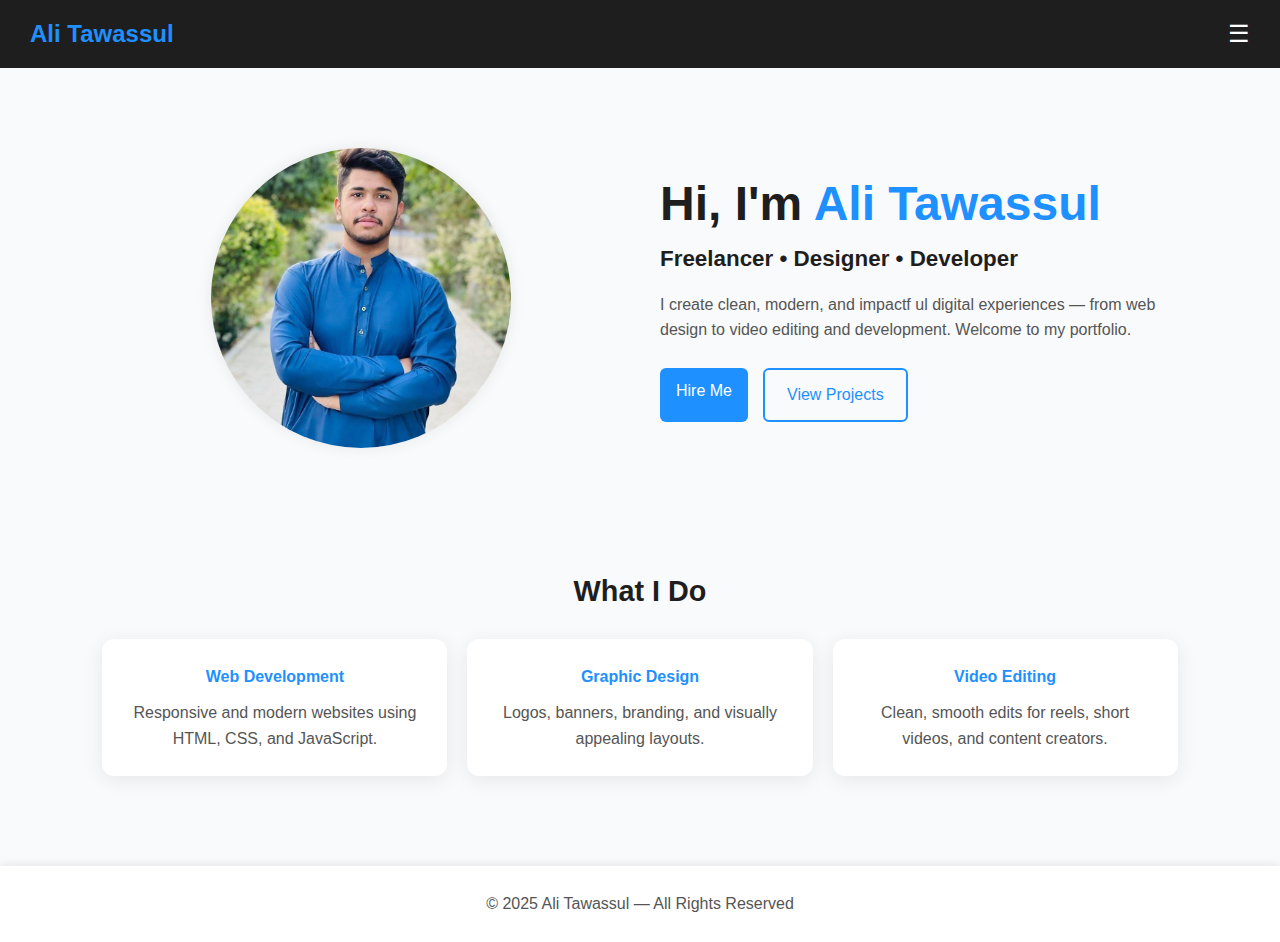
<file: index.html>
<!DOCTYPE html>
<html lang="en">

<head>
    <meta charset="UTF-8">
    <meta name="viewport" content="width=device-width, initial-scale=1.0">
    <title>Ali Tawassul - Portfolio</title>
    <link rel="stylesheet" href="css/style.css">
</head>

<body>

    <!-- NAVBAR -->
    <nav class="navbar">
        <div class="logo">Ali Tawassul</div>

        <button class="hamburger" id="hamburger">☰</button>

        <ul id="nav-menu" class="nav-links">
            <li><a href="index.html">Home</a></li>
            <li><a href="about.html">About</a></li>
            <li><a href="skills.html">Skills</a></li>
            <li><a href="services.html">Services</a></li>
            <li><a href="contact.html">Contact</a></li>
            <li><button id="theme-toggle" class="theme-btn">🌙 Dark Mode</button></li>
        </ul>
    </nav>



    <!-- HERO SECTION -->
    <section class="hero">
         <div class="hero-img">
            <img src="assets\image\alipic.jpg" alt="Ali Tawassul">
        </div>
        <div class="hero-text">
            <h1>Hi, I'm <span class="blue">Ali Tawassul</span></h1>
            <h2>Freelancer • Designer • Developer</h2>
            <p>
                I create clean, modern, and impactf ul digital experiences — from web design
                to video editing and development. Welcome to my portfolio.
            </p>

            <div class="buttons">
                <a href="hireme.html" class="btn-primary">Hire Me</a>
                <a href="projects.html" class="btn-outline">View Projects</a>
            </div>
        </div>

       
    </section>

    <!-- QUICK SERVICES PREVIEW -->
    <section class="services-preview">
        <h3>What I Do</h3>
        <div class="cards">

            <div class="card">
                <h4>Web Development</h4>
                <p>Responsive and modern websites using HTML, CSS, and JavaScript.</p>
            </div>

            <div class="card">
                <h4>Graphic Design</h4>
                <p>Logos, banners, branding, and visually appealing layouts.</p>
            </div>

            <div class="card">
                <h4>Video Editing</h4>
                <p>Clean, smooth edits for reels, short videos, and content creators.</p>
            </div>

        </div>
    </section>

    <!-- FOOTER -->
    <footer>
        © 2025 Ali Tawassul — All Rights Reserved
    </footer>


    <script>
        const toggleBtn = document.getElementById('theme-toggle');
        const body = document.body;

        // Change theme on click
        toggleBtn.addEventListener('click', () => {
            const darkModeEnabled = body.classList.toggle('dark-mode');

            if (darkModeEnabled) {
                toggleBtn.innerHTML = '☀️ Light Mode';
                localStorage.setItem('theme', 'dark');
            } else {
                toggleBtn.innerHTML = '🌙 Dark Mode';
                localStorage.setItem('theme', 'light');
            }
        });

        // Load saved theme from localStorage
        window.onload = () => {
            const savedTheme = localStorage.getItem('theme');
            if (savedTheme === 'dark') {
                body.classList.add('dark-mode');
                toggleBtn.innerHTML = '☀️ Light Mode';
            } else {
                toggleBtn.innerHTML = '🌙 Dark Mode';
            }
        };
        const hamburger = document.getElementById("hamburger");
        const navLinks = document.getElementById("nav-menu");

        hamburger.addEventListener("click", () => {
            navLinks.classList.toggle("active");
        });
        document.addEventListener("click", (e) => {
            if (navLinks.classList.contains("active") && !navLinks.contains(e.target) && e.target !== hamburger) {
                navLinks.classList.remove("active");
            }
        });
        const links = navLinks.querySelectorAll("a");
        const current = window.location.pathname.split("/").pop();

        links.forEach(link => {
            if (link.getAttribute("href") === current) {
                link.classList.add("active");
            }
        });




    </script>



</body>

</html>
</file>
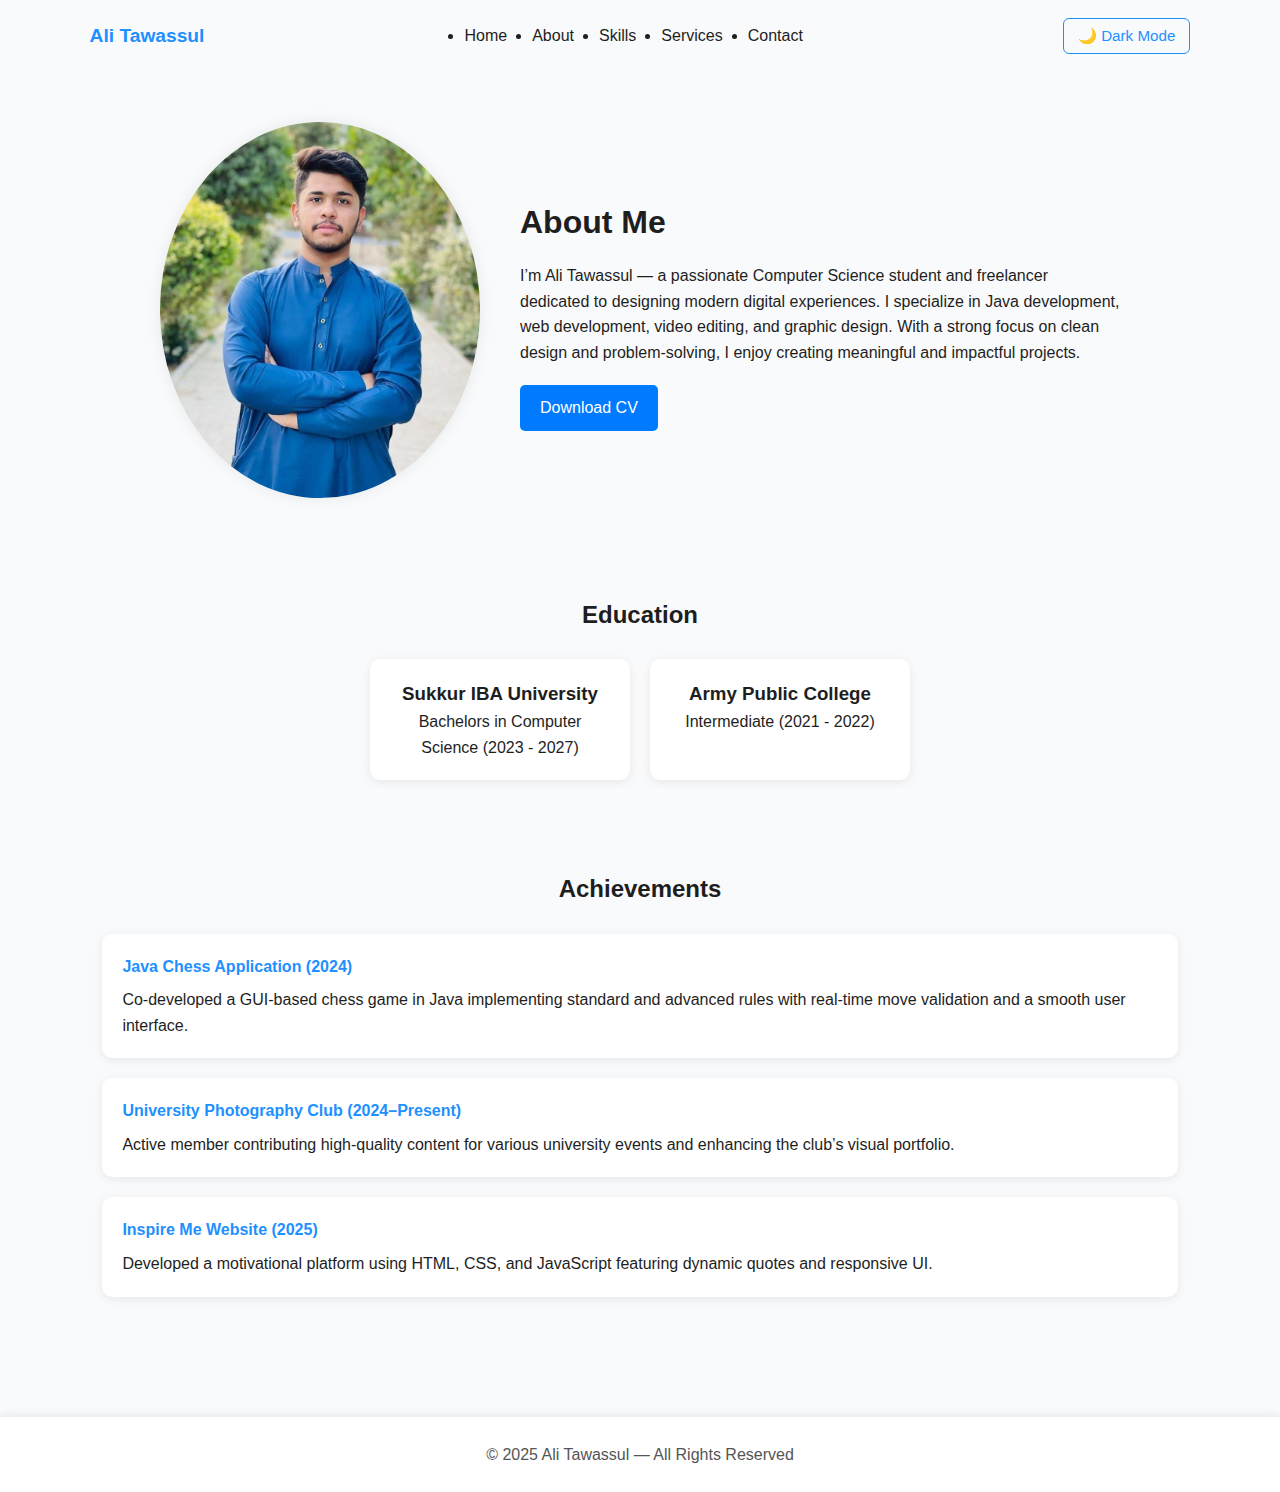
<file: about.html>
<!DOCTYPE html>
<html lang="en">

<head>
    <meta charset="UTF-8">
    <meta name="viewport" content="width=device-width, initial-scale=1.0">
    <title>About Me - Ali Tawassul</title>
    <link rel="stylesheet" href="css/style.css">
</head>

<body>

    <!-- NAVBAR -->
    <nav>
        <div class="logo">Ali Tawassul</div>
        <ul>
            <li><a href="index.html">Home</a></li>
            <li><a href="about.html" class="active">About</a></li>
            <li><a href="skills.html">Skills</a></li>
            <li><a href="service.html">Services</a></li>
            <li><a href="contact.html">Contact</a></li>
        </ul>
        <button id="theme-toggle" class="theme-btn">🌙 Dark Mode</button>
    </nav>

    <!-- ABOUT MAIN SECTION -->
    <section class="about">

        <div class="about-left">
            <img src="assets\image\alipic.jpg" alt="Ali Tawassul">
        </div>

        <div class="about-right">
            <h1>About Me</h1>
            <p>
                I’m Ali Tawassul — a passionate Computer Science student and freelancer
                dedicated to designing modern digital experiences. I specialize in
                Java development, web development, video editing, and graphic design.
                With a strong focus on clean design and problem-solving, I enjoy
                creating meaningful and impactful projects.
            </p>

            <a href="assets\cv\Ali's CV.pdf" class="btn-primary" download>Download CV</a>
        </div>

    </section>

    <!-- EDUCATION SECTION -->
    <section class="edu">
        <h2>Education</h2>

        <div class="edu-cards">

            <div class="edu-card">
                <h3>Sukkur IBA University</h3>
                <p>Bachelors in Computer Science (2023 - 2027)</p>
            </div>

            <div class="edu-card">
                <h3>Army Public College</h3>
                <p>Intermediate (2021 - 2022)</p>
            </div>

        </div>
    </section>

    <!-- ACHIEVEMENTS SECTION -->
    <section class="achievements">
        <h2>Achievements</h2>

        <div class="ach-card">
            <h4>Java Chess Application (2024)</h4>
            <p>Co-developed a GUI-based chess game in Java implementing standard
                and advanced rules with real-time move validation and a smooth user interface.</p>
        </div>

        <div class="ach-card">
            <h4>University Photography Club (2024–Present)</h4>
            <p>Active member contributing high-quality content for various university events
                and enhancing the club’s visual portfolio.</p>
        </div>

        <div class="ach-card">
            <h4>Inspire Me Website (2025)</h4>
            <p>Developed a motivational platform using HTML, CSS, and JavaScript
                featuring dynamic quotes and responsive UI.</p>
        </div>

    </section>

    <!-- FOOTER -->
    <footer>
        © 2025 Ali Tawassul — All Rights Reserved
    </footer>


    <script>
        const toggleBtn = document.getElementById('theme-toggle');
        const body = document.body;

        // Change theme on click
        toggleBtn.addEventListener('click', () => {
            const darkModeEnabled = body.classList.toggle('dark-mode');

            if (darkModeEnabled) {
                toggleBtn.innerHTML = '☀️ Light Mode';
                localStorage.setItem('theme', 'dark');
            } else {
                toggleBtn.innerHTML = '🌙 Dark Mode';
                localStorage.setItem('theme', 'light');
            }
        });

        // Load saved theme from localStorage
        window.onload = () => {
            const savedTheme = localStorage.getItem('theme');
            if (savedTheme === 'dark') {
                body.classList.add('dark-mode');
                toggleBtn.innerHTML = '☀️ Light Mode';
            } else {
                toggleBtn.innerHTML = '🌙 Dark Mode';
            }
        };
    </script>

</body>

</html>
</file>
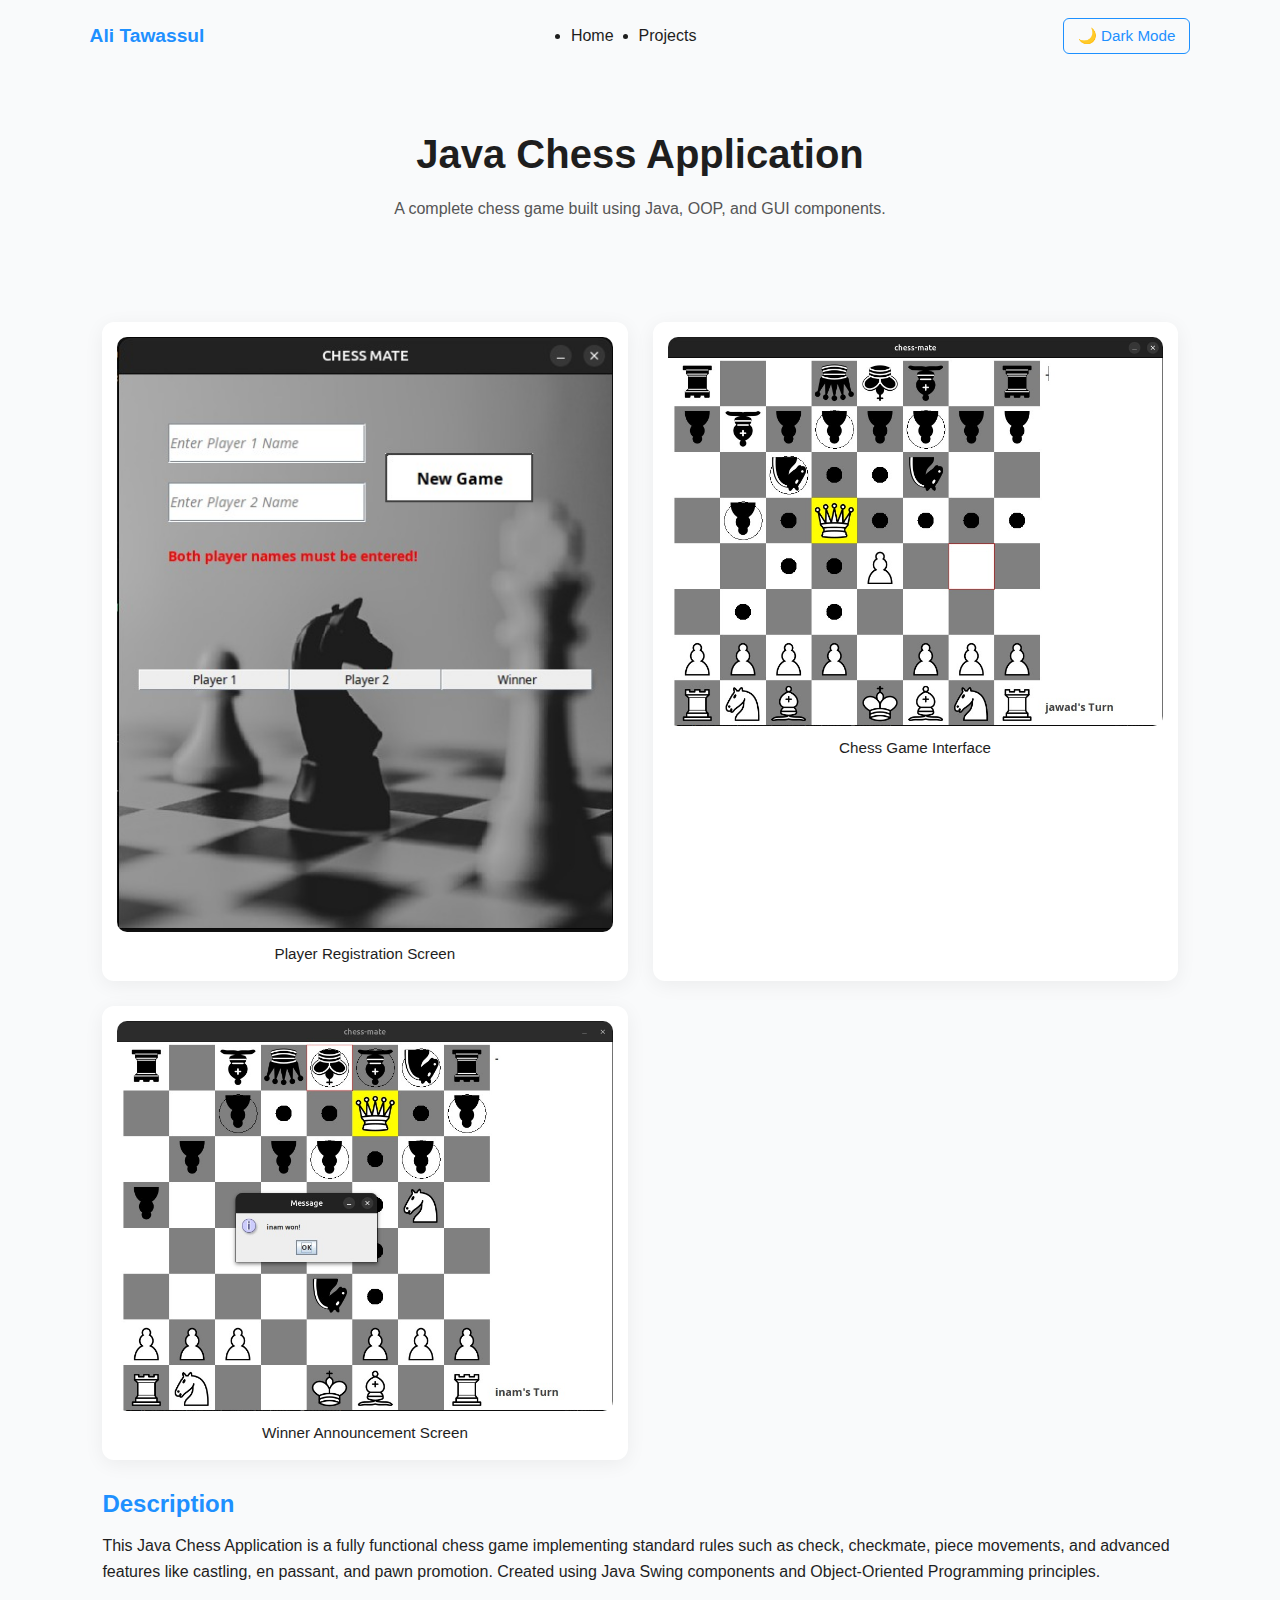
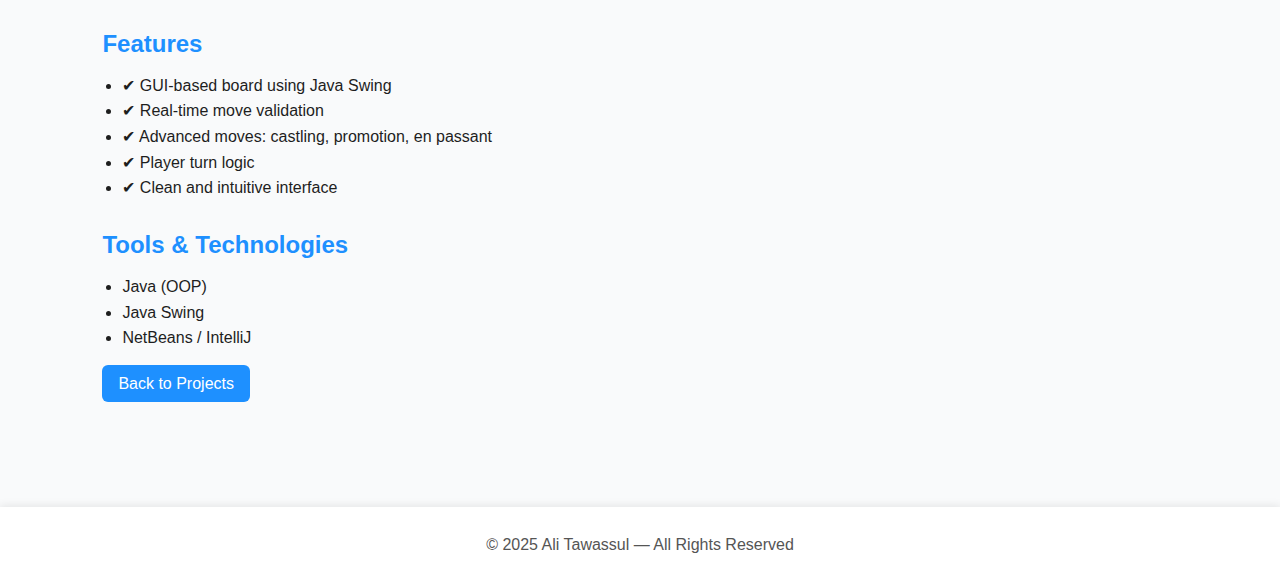
<file: chess.html>
<!DOCTYPE html>
<html lang="en">

<head>
    <meta charset="UTF-8">
    <meta name="viewport" content="width=device-width, initial-scale=1.0">
    <title>Chess Application - Project Details</title>
    <link rel="stylesheet" href="css/style.css">
</head>

<body>

    <!-- NAVBAR -->
    <nav>
        <div class="logo">Ali Tawassul</div>
        <ul>
            <li><a href="index.html">Home</a></li>
            <li><a href="projects.html" class="active">Projects</a></li>
        </ul>
        <button id="theme-toggle" class="theme-btn">🌙 Dark Mode</button>

    </nav>

    <!-- PROJECT HEADER -->
    <section class="project-details-header">
        <h1>Java Chess Application</h1>
        <p>A complete chess game built using Java, OOP, and GUI components.</p>
    </section>

    <!-- MAIN CONTENT -->
    <section class="project-details">

        <div class="project-screenshots">

            <div class="project-showcase">
                <img src="assets\image\chesshome.JPG" alt="Register Player UI">
                <p class="img-caption">Player Registration Screen</p>
            </div>

            <div class="project-showcase">
                <img src="assets\image\chess.JPG" alt="Chess Board UI">
                <p class="img-caption">Chess Game Interface</p>
            </div>

            <div class="project-showcase">
                <img src="assets\image\chesswin.JPG" alt="Winner Screen">
                <p class="img-caption">Winner Announcement Screen</p>
            </div>

        </div>


        <h2>Description</h2>
        <p>
            This Java Chess Application is a fully functional chess game implementing
            standard rules such as check, checkmate, piece movements, and advanced
            features like castling, en passant, and pawn promotion. Created using
            Java Swing components and Object-Oriented Programming principles.
        </p>

        <h2>Features</h2>
        <ul>
            <li>✔ GUI-based board using Java Swing</li>
            <li>✔ Real-time move validation</li>
            <li>✔ Advanced moves: castling, promotion, en passant</li>
            <li>✔ Player turn logic</li>
            <li>✔ Clean and intuitive interface</li>
        </ul>

        <h2>Tools & Technologies</h2>
        <ul>
            <li>Java (OOP)</li>
            <li>Java Swing</li>
            <li>NetBeans / IntelliJ</li>
        </ul>

        <a href="projects.html" class="btn-primary" style="margin-top:20px;">Back to Projects</a>

    </section>

    <!-- FOOTER -->
    <footer>
        © 2025 Ali Tawassul — All Rights Reserved
    </footer>

    <script>
        const toggleBtn = document.getElementById('theme-toggle');
        const body = document.body;

        // Change theme on click
        toggleBtn.addEventListener('click', () => {
            const darkModeEnabled = body.classList.toggle('dark-mode');

            if (darkModeEnabled) {
                toggleBtn.innerHTML = '☀️ Light Mode';
                localStorage.setItem('theme', 'dark');
            } else {
                toggleBtn.innerHTML = '🌙 Dark Mode';
                localStorage.setItem('theme', 'light');
            }
        });

        // Load saved theme from localStorage
        window.onload = () => {
            const savedTheme = localStorage.getItem('theme');
            if (savedTheme === 'dark') {
                body.classList.add('dark-mode');
                toggleBtn.innerHTML = '☀️ Light Mode';
            } else {
                toggleBtn.innerHTML = '🌙 Dark Mode';
            }
        };
    </script>


</body>

</html>
</file>
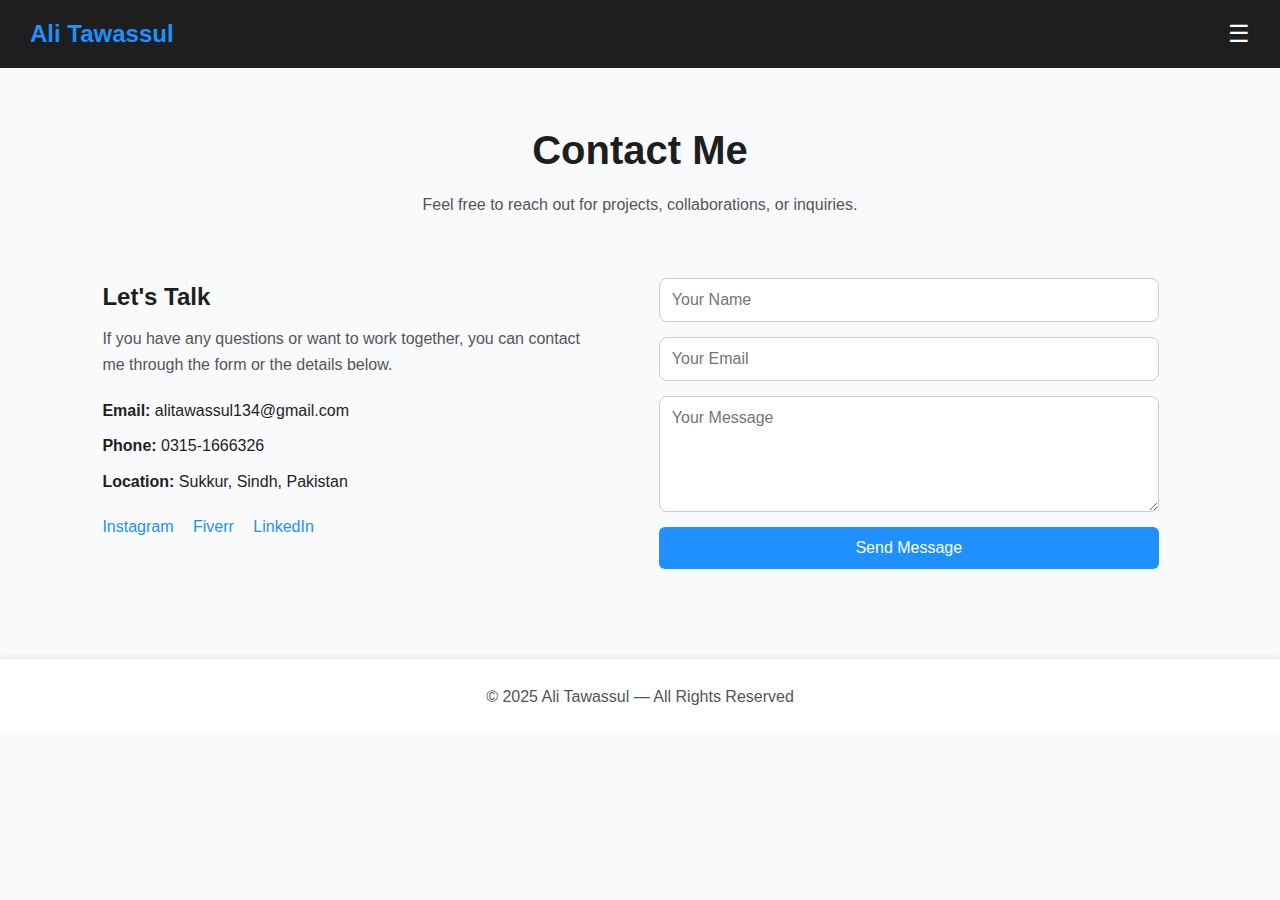
<file: contact.html>
<!DOCTYPE html>
<html lang="en">

<head>
    <meta charset="UTF-8">
    <meta name="viewport" content="width=device-width, initial-scale=1.0">
    <title>Contact - Ali Tawassul</title>
    <link rel="stylesheet" href="css/style.css">
</head>

<body>

    <!-- NAVBAR -->
    <nav class="navbar">
        <div class="logo">Ali Tawassul</div>

        <button class="hamburger" id="hamburger">☰</button>

        <ul id="nav-menu" class="nav-links">
            <li><a href="index.html">Home</a></li>
            <li><a href="about.html">About</a></li>
            <li><a href="skills.html">Skills</a></li>
            <li><a href="services.html">Services</a></li>
            <li><a href="contact.html">Contact</a></li>
            <li><button id="theme-toggle" class="theme-btn">🌙 Dark Mode</button></li>
        </ul>
    </nav>

    <!-- CONTACT HEADER -->
    <section class="contact-header">
        <h1>Contact Me</h1>
        <p>Feel free to reach out for projects, collaborations, or inquiries.</p>
    </section>

    <!-- CONTACT SECTION -->
    <section class="contact-section">

        <!-- LEFT SIDE INFO -->
        <div class="contact-info">
            <h2>Let's Talk</h2>
            <p>If you have any questions or want to work together, you can contact me through the form or the details
                below.</p>

            <div class="info-item">
                <strong>Email:</strong> alitawassul134@gmail.com
            </div>

            <div class="info-item">
                <strong>Phone:</strong> 0315-1666326
            </div>

            <div class="info-item">
                <strong>Location:</strong> Sukkur, Sindh, Pakistan
            </div>

            <div class="social-links">
                <a href="https://www.instagram.com/the_atm.visuals_?igsh=YWltY2d4NXdrN2h3" target="_blank">Instagram</a>
                <a href="https://www.fiverr.com/s/qDpo33X" target="_blank">Fiverr</a>
                <a href="https://www.linkedin.com/in/ali-tawassul-aa8460329?utm_source=share&utm_campaign=share_via&utm_content=profile&utm_medium=ios_app"
                    target="_blank">LinkedIn</a>
            </div>
        </div>

        <!-- RIGHT SIDE FORM -->
        <div class="contact-form">
            <form action="https://formspree.io/f/xqawenkl" method="POST">
                <input type="text" name="name" placeholder="Your Name" required>
                <input type="email" name="email" placeholder="Your Email" required>
                <textarea name="message" placeholder="Your Message" rows="5" required></textarea>

                <!-- Optional: Add hidden redirect after submit -->
                <input type="hidden" name="_next" value="thankyou.html">

                <button type="submit" class="btn-primary">Send Message</button>
            </form>


        </div>

    </section>

    <!-- FOOTER -->
    <footer>
        © 2025 Ali Tawassul — All Rights Reserved
    </footer>


    <script>
        const toggleBtn = document.getElementById('theme-toggle');
        const body = document.body;

        // Change theme on click
        toggleBtn.addEventListener('click', () => {
            const darkModeEnabled = body.classList.toggle('dark-mode');

            if (darkModeEnabled) {
                toggleBtn.innerHTML = '☀️ Light Mode';
                localStorage.setItem('theme', 'dark');
            } else {
                toggleBtn.innerHTML = '🌙 Dark Mode';
                localStorage.setItem('theme', 'light');
            }
        });

        // Load saved theme from localStorage
        window.onload = () => {
            const savedTheme = localStorage.getItem('theme');
            if (savedTheme === 'dark') {
                body.classList.add('dark-mode');
                toggleBtn.innerHTML = '☀️ Light Mode';
            } else {
                toggleBtn.innerHTML = '🌙 Dark Mode';
            }
        };

        function showLoader() {
            alert("📤 Sending your message, please wait...");
            return true;
        }
        const hamburger = document.getElementById("hamburger");
        const navLinks = document.getElementById("nav-menu");

        hamburger.addEventListener("click", () => {
            navLinks.classList.toggle("active");
        });
        document.addEventListener("click", (e) => {
            if (navLinks.classList.contains("active") && !navLinks.contains(e.target) && e.target !== hamburger) {
                navLinks.classList.remove("active");
            }
        });
        const links = navLinks.querySelectorAll("a");
        const current = window.location.pathname.split("/").pop();

        links.forEach(link => {
            if (link.getAttribute("href") === current) {
                link.classList.add("active");
            }
        });

    </script>



</body>

</html>
</file>
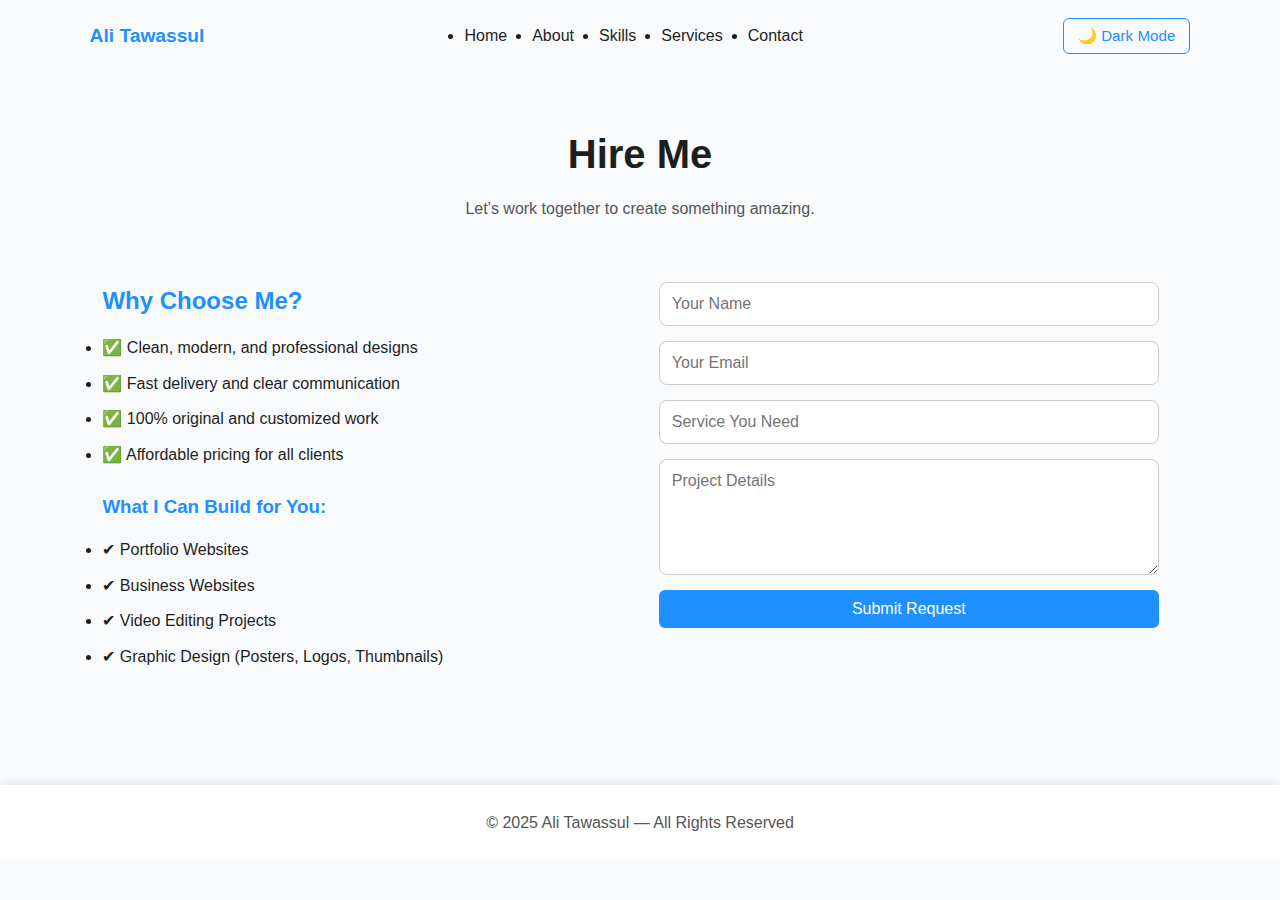
<file: hireme.html>
<!DOCTYPE html>
<html lang="en">

<head>
    <meta charset="UTF-8">
    <meta name="viewport" content="width=device-width, initial-scale=1.0">
    <title>Hire Me - Ali Tawassul</title>
    <link rel="stylesheet" href="css/style.css">
</head>

<body>

    <!-- NAVBAR -->
    <nav>
        <div class="logo">Ali Tawassul</div>
        <ul>
            <li><a href="index.html">Home</a></li>
            <li><a href="about.html">About</a></li>
            <li><a href="skills.html">Skills</a></li>
            <li><a href="service.html">Services</a></li>
            <li><a href="contact.html">Contact</a></li>
        </ul>
        <button id="theme-toggle" class="theme-btn">🌙 Dark Mode</button>

    </nav>

    <!-- HEADER -->
    <section class="hire-header">
        <h1>Hire Me</h1>
        <p>Let’s work together to create something amazing.</p>
    </section>

    <!-- MAIN SECTION -->
    <section class="hire-section">

        <!-- LEFT SIDE: WHY HIRE ME -->
        <div class="hire-info">
            <h2>Why Choose Me?</h2>
            <ul>
                <li>✅ Clean, modern, and professional designs</li>
                <li>✅ Fast delivery and clear communication</li>
                <li>✅ 100% original and customized work</li>
                <li>✅ Affordable pricing for all clients</li>
            </ul>

            <h3>What I Can Build for You:</h3>
            <ul>
                <li>✔ Portfolio Websites</li>
                <li>✔ Business Websites</li>
                <li>✔ Video Editing Projects</li>
                <li>✔ Graphic Design (Posters, Logos, Thumbnails)</li>
            </ul>
        </div>

        <!-- RIGHT SIDE: FORM -->
        <div class="hire-form">
            <form>
                <input type="text" placeholder="Your Name" required>
                <input type="email" placeholder="Your Email" required>
                <input type="text" placeholder="Service You Need" required>
                <textarea placeholder="Project Details" rows="5" required></textarea>
                <button type="submit" class="btn-primary">Submit Request</button>
            </form>
        </div>

    </section>

    <!-- FOOTER -->
    <footer>
        © 2025 Ali Tawassul — All Rights Reserved
    </footer>


    <script>
        const toggleBtn = document.getElementById('theme-toggle');
        const body = document.body;

        // Change theme on click
        toggleBtn.addEventListener('click', () => {
            const darkModeEnabled = body.classList.toggle('dark-mode');

            if (darkModeEnabled) {
                toggleBtn.innerHTML = '☀️ Light Mode';
                localStorage.setItem('theme', 'dark');
            } else {
                toggleBtn.innerHTML = '🌙 Dark Mode';
                localStorage.setItem('theme', 'light');
            }
        });

        // Load saved theme from localStorage
        window.onload = () => {
            const savedTheme = localStorage.getItem('theme');
            if (savedTheme === 'dark') {
                body.classList.add('dark-mode');
                toggleBtn.innerHTML = '☀️ Light Mode';
            } else {
                toggleBtn.innerHTML = '🌙 Dark Mode';
            }
        };
    </script>

</body>

</html>
</file>
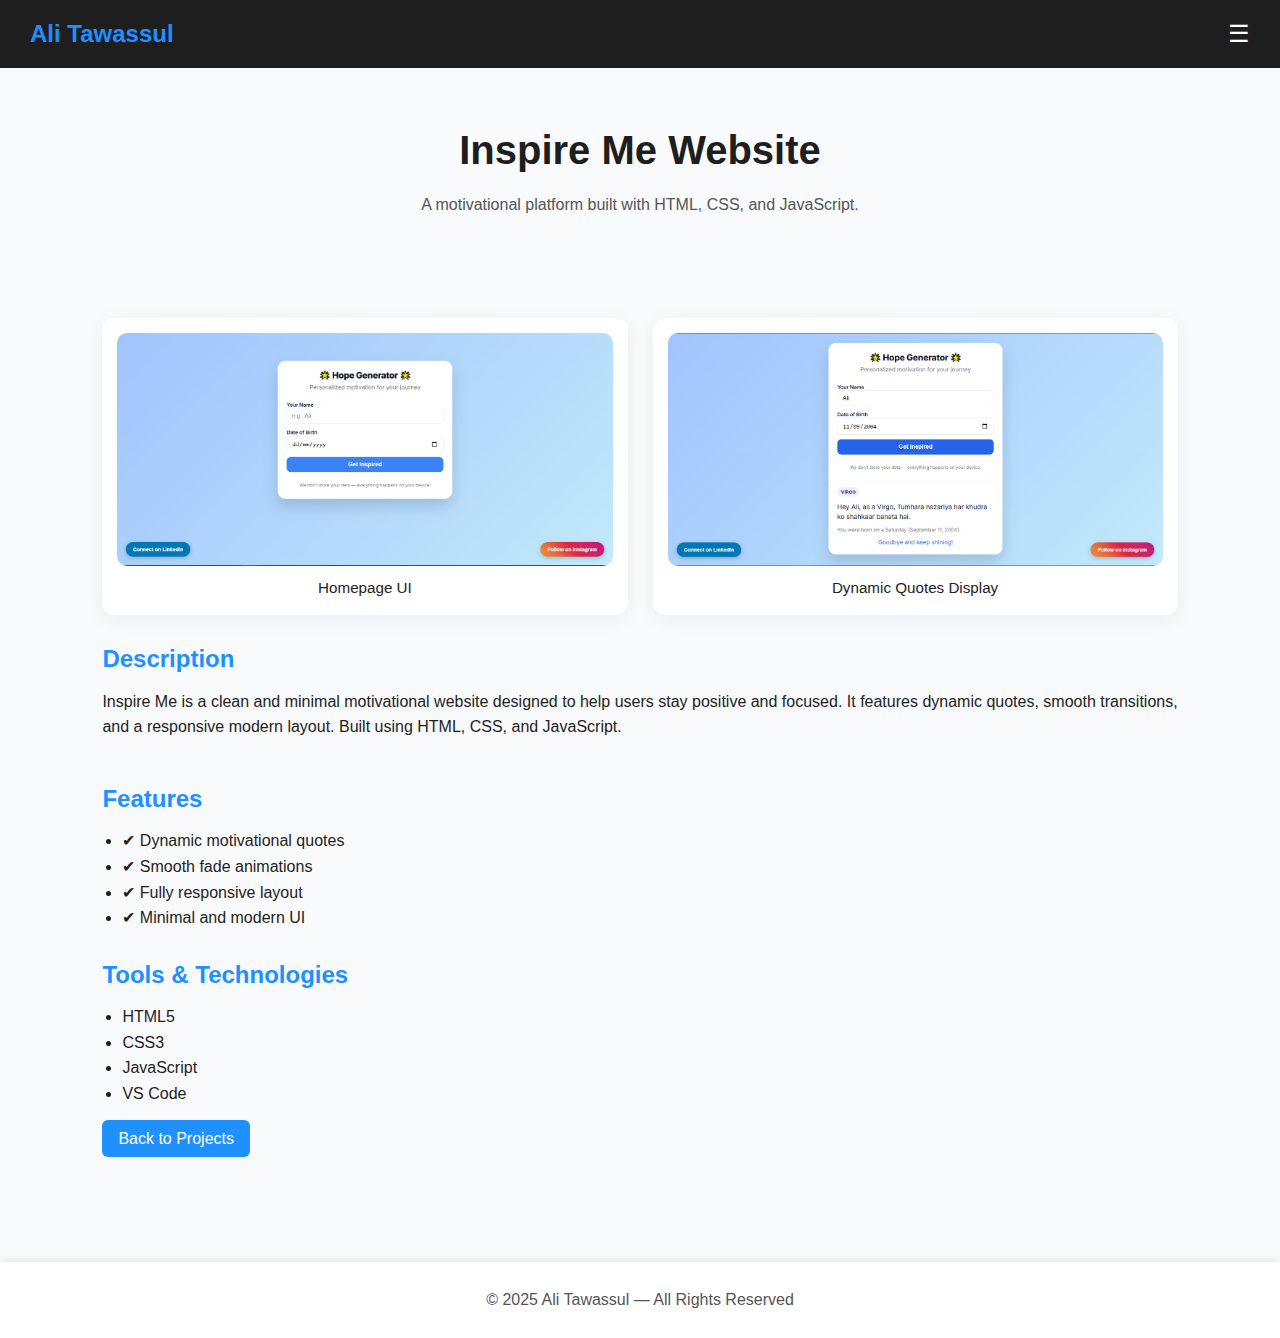
<file: inspireme.html>
<!DOCTYPE html>
<html lang="en">

<head>
    <meta charset="UTF-8">
    <meta name="viewport" content="width=device-width, initial-scale=1.0">


    <title>Inspire Me Website - Project Details</title>
    <link rel="stylesheet" href="css/style.css">
</head>

<body>

    <!-- NAVBAR -->
    <nav class="navbar">
        <div class="logo">Ali Tawassul</div>
        <button class="hamburger" id="hamburger">☰</button>

        <ul id="nav-menu" class="nav-links">
            <li><a href="index.html">Home</a></li>
            <li><a href="projects.html"></a>Projects</a></li>
            <li><a href="chess.html">Chess</a></li>
            <li><a href="inspireme.html">Inspire Me</a></li>
            <li><a href="portfolio.html">My Portfolio</a></li>
            <button id="theme-toggle" class="theme-btn">🌙 Dark Mode</button>
        </ul>
    </nav>

    <!-- HEADER -->
    <section class="project-details-header">
        <h1>Inspire Me Website</h1>
        <p>A motivational platform built with HTML, CSS, and JavaScript.</p>
    </section>

    <!-- MAIN CONTENT -->
    <section class="project-details">
        <div class="project-screenshots">
            <div class="project-showcase">
                <img src="assets\image\Inspire me .png" class="Inspire Me UI">
                <p class="img-caption">Homepage UI</p>
            </div>
            <div class="project-showcase">
                <img src="assets\image\img2.png" class="Dynamic Quotes">
                <p class="img-caption">Dynamic Quotes Display</p>
            </div>
        </div>



        <h2>Description</h2>
        <p>
            Inspire Me is a clean and minimal motivational website designed to help users
            stay positive and focused. It features dynamic quotes, smooth transitions,
            and a responsive modern layout. Built using HTML, CSS, and JavaScript.
        </p>

        <h2>Features</h2>
        <ul>
            <li>✔ Dynamic motivational quotes</li>
            <li>✔ Smooth fade animations</li>
            <li>✔ Fully responsive layout</li>
            <li>✔ Minimal and modern UI</li>
        </ul>

        <h2>Tools & Technologies</h2>
        <ul>
            <li>HTML5</li>
            <li>CSS3</li>
            <li>JavaScript</li>
            <li>VS Code</li>
        </ul>

        <a href="projects.html" class="btn-primary">Back to Projects</a>

    </section>

    <footer>
        © 2025 Ali Tawassul — All Rights Reserved
    </footer>


    <script>
        const toggleBtn = document.getElementById('theme-toggle');
        const body = document.body;

        // Change theme on click
        toggleBtn.addEventListener('click', () => {
            const darkModeEnabled = body.classList.toggle('dark-mode');

            if (darkModeEnabled) {
                toggleBtn.innerHTML = '☀️ Light Mode';
                localStorage.setItem('theme', 'dark');
            } else {
                toggleBtn.innerHTML = '🌙 Dark Mode';
                localStorage.setItem('theme', 'light');
            }
        });

        // Load saved theme from localStorage
        window.onload = () => {
            const savedTheme = localStorage.getItem('theme');
            if (savedTheme === 'dark') {
                body.classList.add('dark-mode');
                toggleBtn.innerHTML = '☀️ Light Mode';
            } else {
                toggleBtn.innerHTML = '🌙 Dark Mode';
            }
        };
        const hamburger = document.getElementById("hamburger");
        const navLinks = document.getElementById("nav-menu");

        hamburger.addEventListener("click", () => {
            navLinks.classList.toggle("active");
        });
        document.addEventListener("click", (e) => {
            if (navLinks.classList.contains("active") && !navLinks.contains(e.target) && e.target !== hamburger) {
                navLinks.classList.remove("active");
            }
        });
        const links = navLinks.querySelectorAll("a");
        const current = window.location.pathname.split("/").pop();

        links.forEach(link => {
            if (link.getAttribute("href") === current) {
                link.classList.add("active");
            }
        });
    </script>

</body>

</html>
</file>
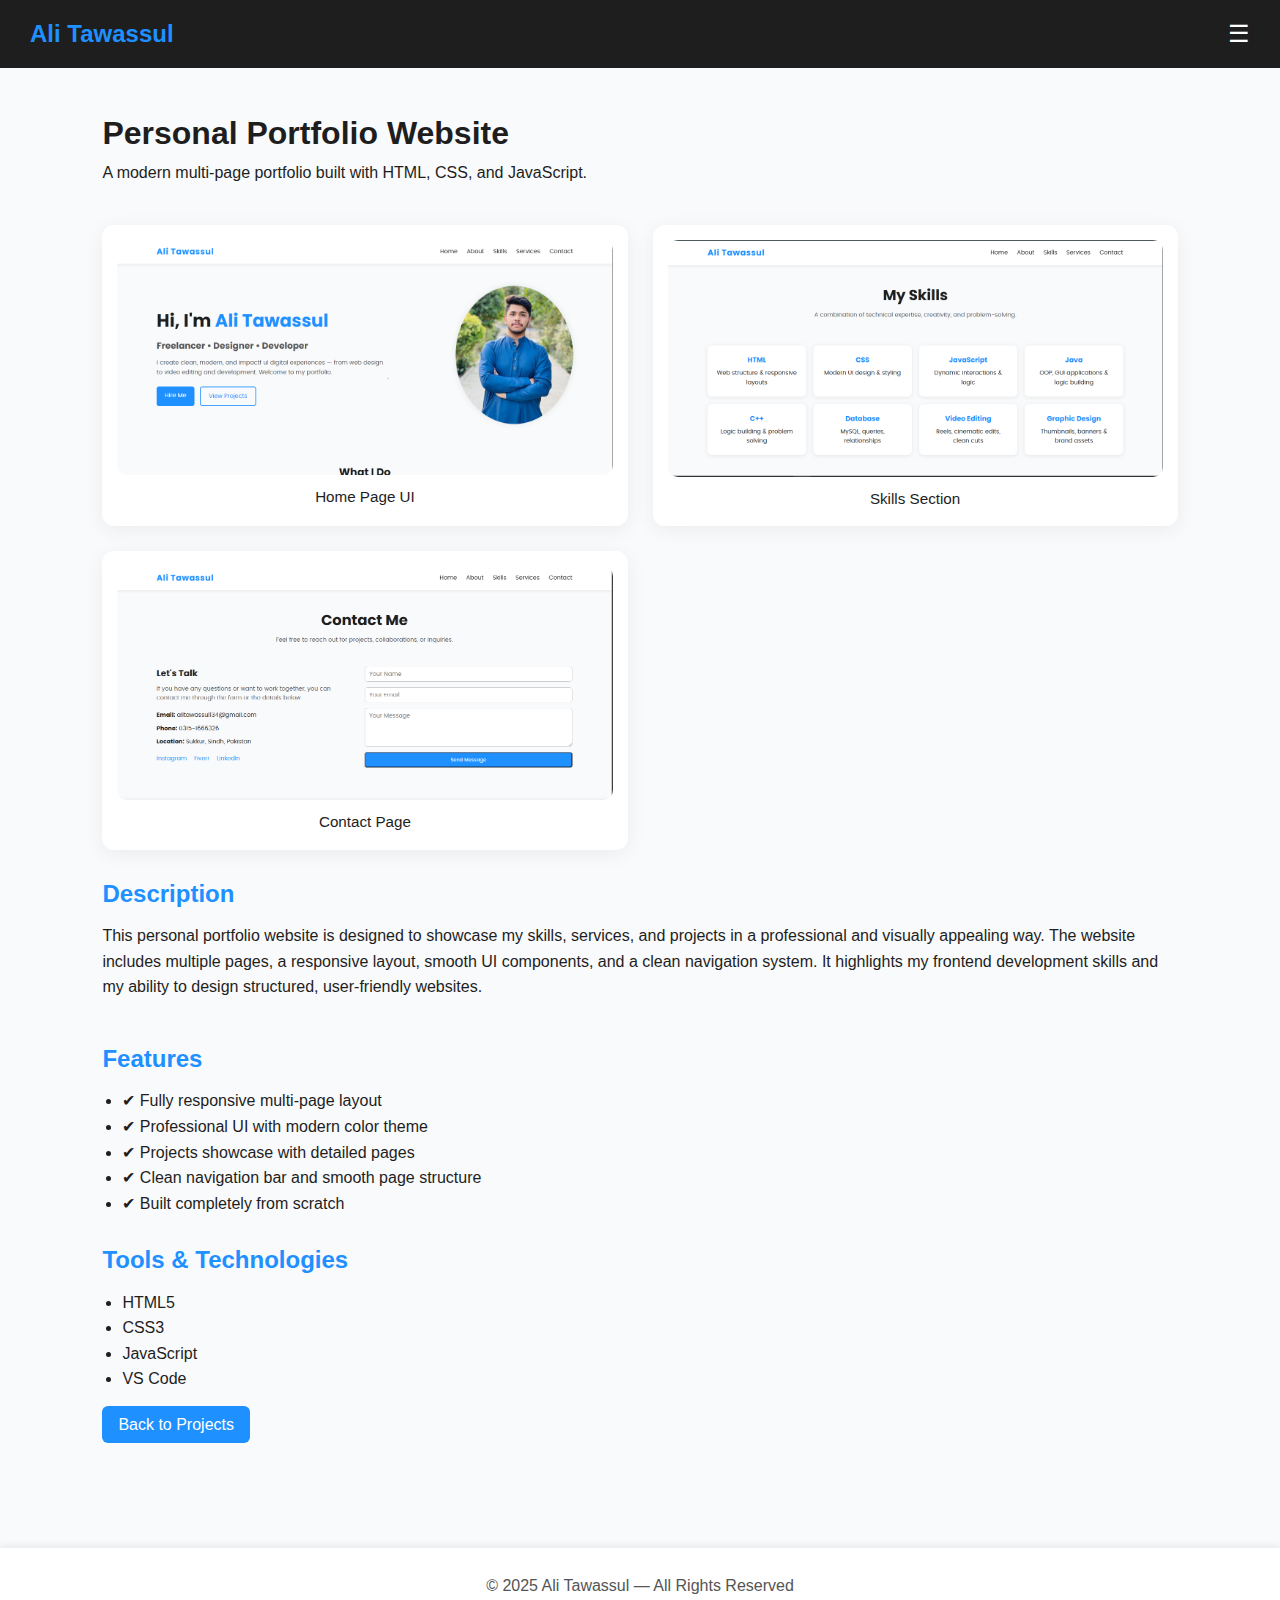
<file: portfolio.html>
<!DOCTYPE html>
<html lang="en">

<head>
    <meta charset="UTF-8">
    <meta name="viewport" content="width=device-width, initial-scale=1.0">
    <title>Chess Application - Project Details</title>
    <link rel="stylesheet" href="css/style.css">
</head>

<body>

    <!-- NAVBAR -->
    <nav class="navbar">
        <div class="logo">Ali Tawassul</div>
        <button class="hamburger" id="hamburger">☰</button>

        <ul id="nav-menu" class="nav-links">
            <li><a href="index.html">Home</a></li>
            <li><a href="projects.html"> Projects </a></li>
            <li><a href="chess.html"> Chess</a></li>
            <li><a href="inspireme.html">Inspire Me </a></li>
            <li><a href="portfolio.html">My Portfolio</a></li>
            <button id="theme-toggle" class="theme-btn">🌙 Dark Mode</button>
        </ul>


    </nav>
    <!-- PROJECT HEADER -->
    <section class="project-details">

        <h1 class="project-title">Personal Portfolio Website</h1>
        <p class="project-subtitle">A modern multi-page portfolio built with HTML, CSS, and JavaScript.</p>

        <!-- Screenshots -->
        <div class="project-screenshots">
            <div class="project-showcase">
                <img src="assets\image\portfoliohome.png" alt="Portfolio Home Screenshot">
                <p class="img-caption">Home Page UI</p>
            </div>

            <div class="project-showcase">
                <img src="assets\image\skillssection.png" alt="Portfolio Projects Page Screenshot">
                <p class="img-caption">Skills Section</p>
            </div>

            <div class="project-showcase">
                <img src="assets\image\contact.png" alt="Portfolio Detail Page Screenshot">
                <p class="img-caption">Contact Page</p>
            </div>
        </div>

        <h2>Description</h2>
        <p>
            This personal portfolio website is designed to showcase my skills, services, and projects in a
            professional and visually appealing way. The website includes multiple pages, a responsive layout,
            smooth UI components, and a clean navigation system.
            It highlights my frontend development skills and my ability to design structured, user-friendly websites.
        </p>

        <h2>Features</h2>
        <ul>
            <li>✔ Fully responsive multi-page layout</li>
            <li>✔ Professional UI with modern color theme</li>
            <li>✔ Projects showcase with detailed pages</li>
            <li>✔ Clean navigation bar and smooth page structure</li>
            <li>✔ Built completely from scratch</li>
        </ul>

        <h2>Tools & Technologies</h2>
        <ul>
            <li>HTML5</li>
            <li>CSS3</li>
            <li>JavaScript</li>
            <li>VS Code</li>
        </ul>

        <a href="projects.html" class="btn-primary">Back to Projects</a>

    </section>


    <!-- FOOTER -->
    <footer>
        © 2025 Ali Tawassul — All Rights Reserved
    </footer>

    <script>
        const toggleBtn = document.getElementById('theme-toggle');
        const body = document.body;

        // Change theme on click
        toggleBtn.addEventListener('click', () => {
            const darkModeEnabled = body.classList.toggle('dark-mode');

            if (darkModeEnabled) {
                toggleBtn.innerHTML = '☀️ Light Mode';
                localStorage.setItem('theme', 'dark');
            } else {
                toggleBtn.innerHTML = '🌙 Dark Mode';
                localStorage.setItem('theme', 'light');
            }
        });

        // Load saved theme from localStorage
        window.onload = () => {
            const savedTheme = localStorage.getItem('theme');
            if (savedTheme === 'dark') {
                body.classList.add('dark-mode');
                toggleBtn.innerHTML = '☀️ Light Mode';
            } else {
                toggleBtn.innerHTML = '🌙 Dark Mode';
            }

            // Ensure nav menu is closed on page load
            navLinks.classList.remove("active");
        };

        // Hamburger toggle
        const hamburger = document.getElementById("hamburger");
        const navLinks = document.getElementById("nav-menu");

        hamburger.addEventListener("click", () => {
            navLinks.classList.toggle("active");
        });

        // Close menu when clicking outside
        document.addEventListener("click", (e) => {
            // Close nav if click is outside navLinks and hamburger
            if (
                navLinks.classList.contains("active") &&
                !e.target.closest("#nav-menu") &&
                !e.target.closest("#hamburger")
            ) {
                navLinks.classList.remove("active");
            }
        });


        // Highlight current page
        const links = navLinks.querySelectorAll("a");
        const current = window.location.pathname.split("/").pop();

        links.forEach(link => {
            if (link.getAttribute("href") === current) {
                link.classList.add("active");
            }
        });

    </script>

</body>

</html>
</file>
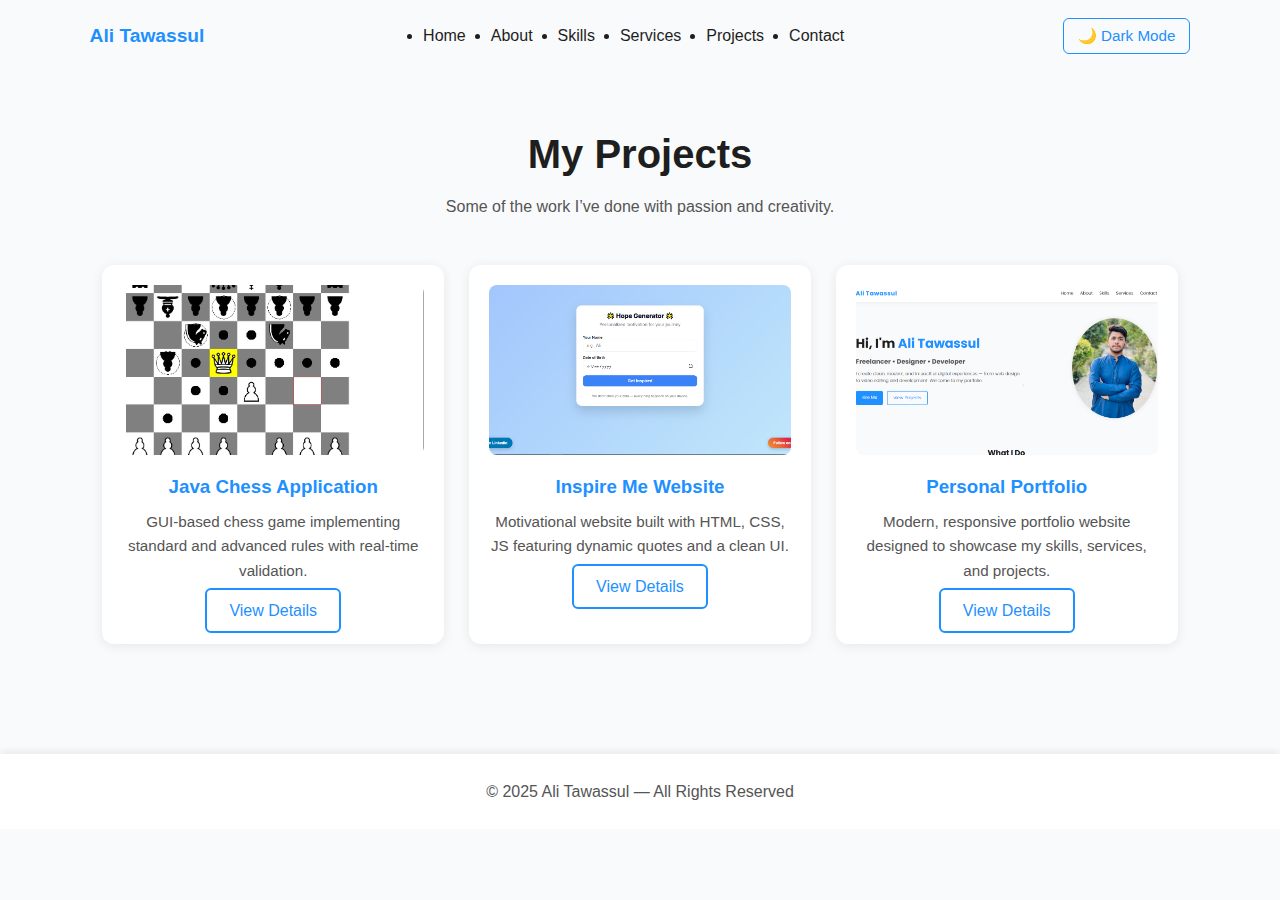
<file: projects.html>
<!DOCTYPE html>
<html lang="en">

<head>
    <meta charset="UTF-8">
    <meta name="viewport" content="width=device-width, initial-scale=1.0">
    <title>Projects - Ali Tawassul</title>
    <link rel="stylesheet" href="css/style.css">
</head>

<body>

    <!-- NAVBAR -->
    <nav>
        <div class="logo">Ali Tawassul</div>
        <ul>
            <li><a href="index.html">Home</a></li>
            <li><a href="about.html">About</a></li>
            <li><a href="skills.html">Skills</a></li>
            <li><a href="service.html">Services</a></li>
            <li><a href="projects.html" class="active">Projects</a></li>
            <li><a href="contact.html">Contact</a></li>
        </ul>

        <button id="theme-toggle" class="theme-btn">🌙 Dark Mode</button>

    </nav>

    <!-- HEADER -->
    <section class="projects-header">
        <h1>My Projects</h1>
        <p>Some of the work I’ve done with passion and creativity.</p>
    </section>

    <!-- PROJECTS GRID -->
    <section class="projects-grid">

        <div class="project-card">
            <img src="assets\image\chess.JPG" Chess Application">
            <h3>Java Chess Application</h3>
            <p>GUI-based chess game implementing standard and advanced rules with real-time validation.</p>
            <a href="chess.html" class="btn-outline">View Details</a>
        </div>

        <div class="project-card">
            <img src="assets\image\Inspire me .png" alt="Inspire Me Website">
            <h3>Inspire Me Website</h3>
            <p>Motivational website built with HTML, CSS, JS featuring dynamic quotes and a clean UI.</p>
            <a href="inspireme.html" class="btn-outline">View Details</a>
        </div>

        <div class="project-card">
            <img src="assets\image\portfoliohome.png" alt="Portfolio Website">
            <h3>Personal Portfolio</h3>
            <p>Modern, responsive portfolio website designed to showcase my skills, services, and projects.</p>
            <a href="portfolio.html" class="btn-outline">View Details</a>
        </div>

    </section>

    <!-- FOOTER -->
    <footer>
        © 2025 Ali Tawassul — All Rights Reserved
    </footer>


    <script>
        const toggleBtn = document.getElementById('theme-toggle');
        const body = document.body;

        // Change theme on click
        toggleBtn.addEventListener('click', () => {
            const darkModeEnabled = body.classList.toggle('dark-mode');

            if (darkModeEnabled) {
                toggleBtn.innerHTML = '☀️ Light Mode';
                localStorage.setItem('theme', 'dark');
            } else {
                toggleBtn.innerHTML = '🌙 Dark Mode';
                localStorage.setItem('theme', 'light');
            }
        });

        // Load saved theme from localStorage
        window.onload = () => {
            const savedTheme = localStorage.getItem('theme');
            if (savedTheme === 'dark') {
                body.classList.add('dark-mode');
                toggleBtn.innerHTML = '☀️ Light Mode';
            } else {
                toggleBtn.innerHTML = '🌙 Dark Mode';
            }
        };
    </script>

</body>

</html>
</file>
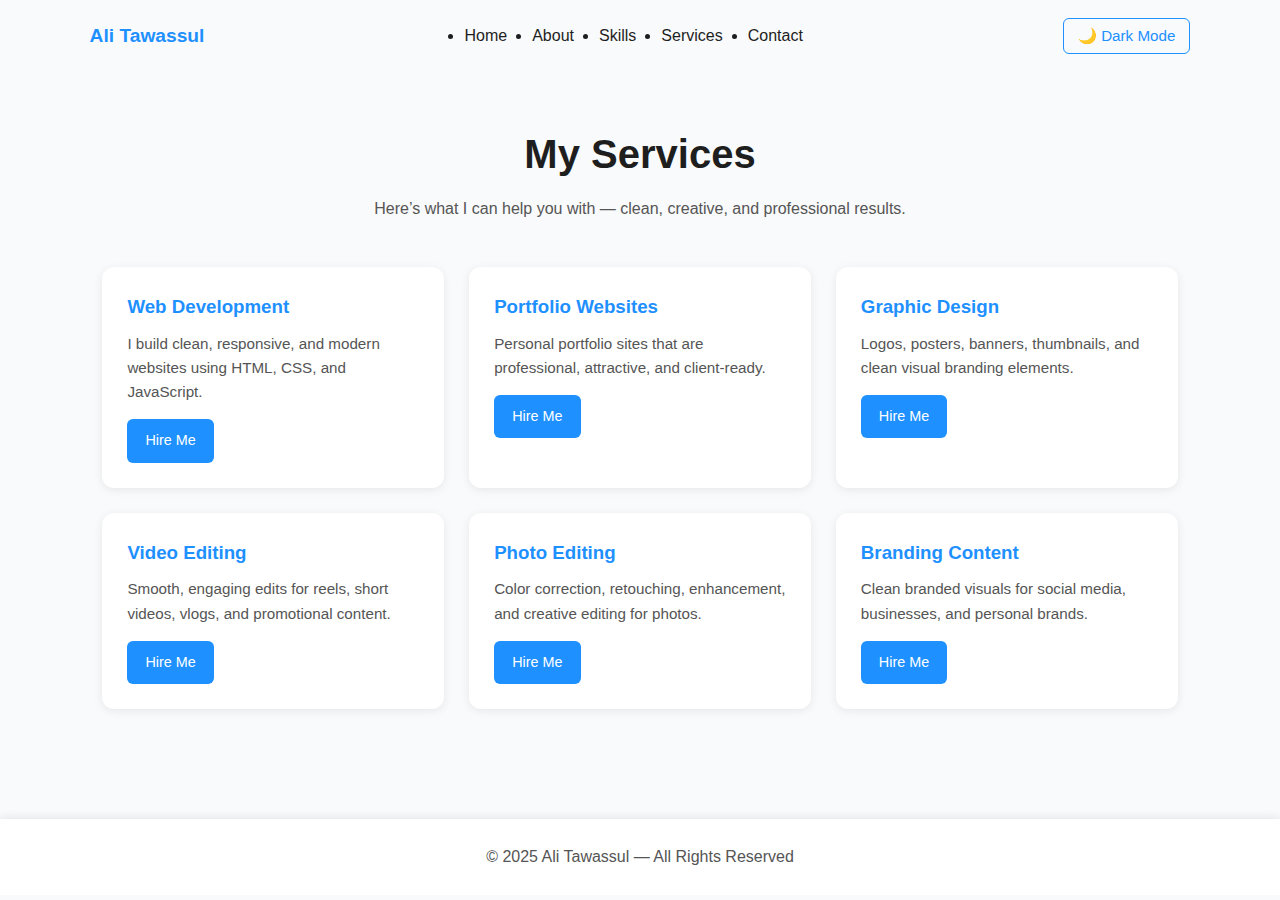
<file: service.html>
<!DOCTYPE html>
<html lang="en">

<head>
    <meta charset="UTF-8">
    <meta name="viewport" content="width=device-width, initial-scale=1.0">
    <title>Services - Ali Tawassul</title>
    <link rel="stylesheet" href="css/style.css">
</head>

<body>

    <!-- NAVBAR -->
    <nav>
        <div class="logo">Ali Tawassul</div>
        <ul>
            <li><a href="index.html">Home</a></li>
            <li><a href="about.html">About</a></li>
            <li><a href="skills.html">Skills</a></li>
            <li><a href="service.html" class="active">Services</a></li>
            <li><a href="contact.html">Contact</a></li>
        </ul>
        <button id="theme-toggle" class="theme-btn">🌙 Dark Mode</button>

    </nav>

    <!-- SERVICES HEADER -->
    <section class="services-header">
        <h1>My Services</h1>
        <p>Here’s what I can help you with — clean, creative, and professional results.</p>
    </section>

    <!-- SERVICES CARDS -->
    <section class="services-container">

        <div class="service-card">
            <h3>Web Development</h3>
            <p>I build clean, responsive, and modern websites using HTML, CSS, and JavaScript.</p>
            <a href="hireme.html" class="btn-primary">Hire Me</a>
        </div>

        <div class="service-card">
            <h3>Portfolio Websites</h3>
            <p>Personal portfolio sites that are professional, attractive, and client-ready.</p>
            <a href="hireme.html" class="btn-primary">Hire Me</a>
        </div>

        <div class="service-card">
            <h3>Graphic Design</h3>
            <p>Logos, posters, banners, thumbnails, and clean visual branding elements.</p>
            <a href="hireme.html" class="btn-primary">Hire Me</a>
        </div>

        <div class="service-card">
            <h3>Video Editing</h3>
            <p>Smooth, engaging edits for reels, short videos, vlogs, and promotional content.</p>
            <a href="hireme.html" class="btn-primary">Hire Me</a>
        </div>

        <div class="service-card">
            <h3>Photo Editing</h3>
            <p>Color correction, retouching, enhancement, and creative editing for photos.</p>
            <a href="hireme.html" class="btn-primary">Hire Me</a>
        </div>

        <div class="service-card">
            <h3>Branding Content</h3>
            <p>Clean branded visuals for social media, businesses, and personal brands.</p>
            <a href="hireme.html" class="btn-primary">Hire Me</a>
        </div>

    </section>

    <!-- FOOTER -->
    <footer>
        © 2025 Ali Tawassul — All Rights Reserved
    </footer>



    <script>
        const toggleBtn = document.getElementById('theme-toggle');
        const body = document.body;

        // Change theme on click
        toggleBtn.addEventListener('click', () => {
            const darkModeEnabled = body.classList.toggle('dark-mode');

            if (darkModeEnabled) {
                toggleBtn.innerHTML = '☀️ Light Mode';
                localStorage.setItem('theme', 'dark');
            } else {
                toggleBtn.innerHTML = '🌙 Dark Mode';
                localStorage.setItem('theme', 'light');
            }
        });

        // Load saved theme from localStorage
        window.onload = () => {
            const savedTheme = localStorage.getItem('theme');
            if (savedTheme === 'dark') {
                body.classList.add('dark-mode');
                toggleBtn.innerHTML = '☀️ Light Mode';
            } else {
                toggleBtn.innerHTML = '🌙 Dark Mode';
            }
        };
    </script>


</body>

</html>
</file>
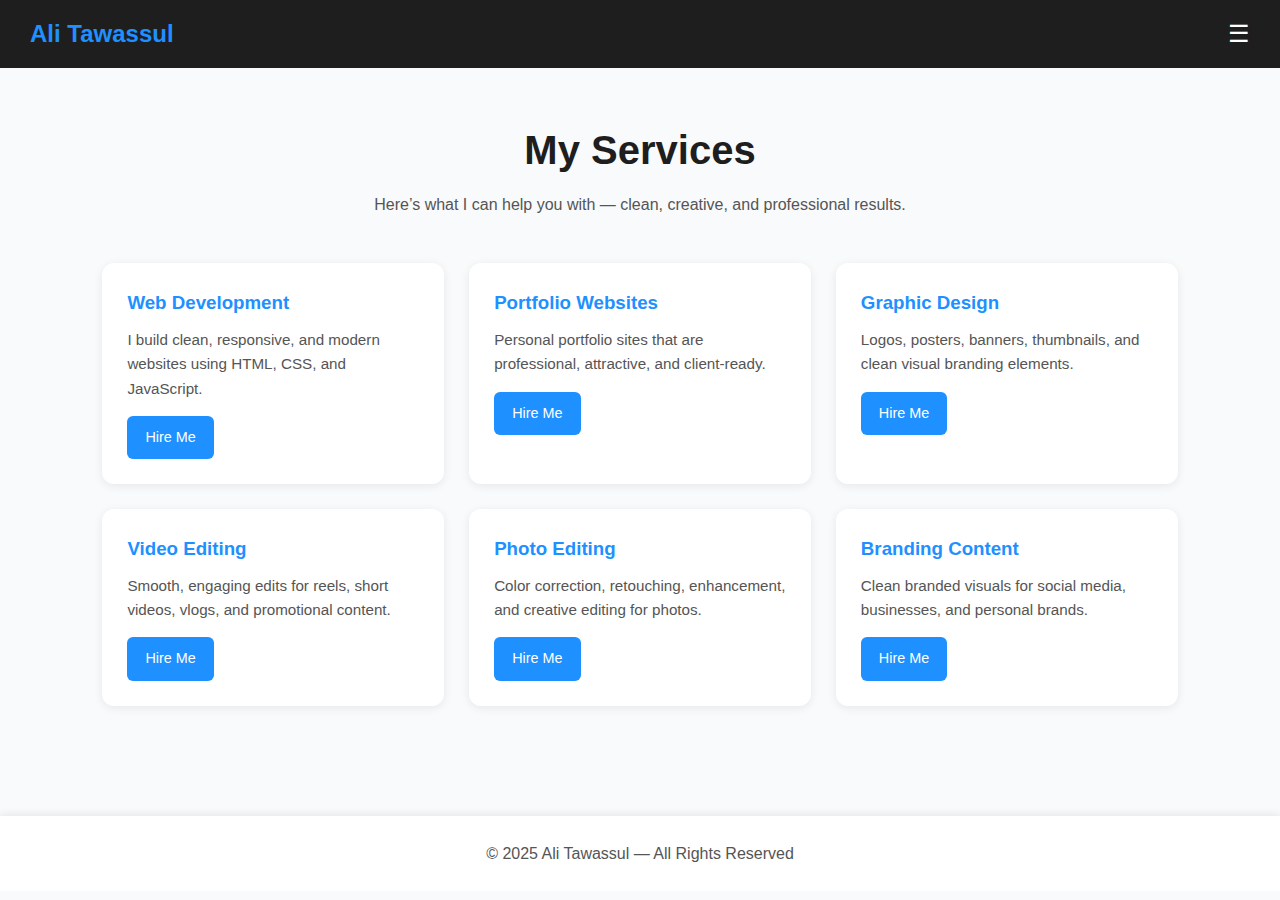
<file: services.html>
<!DOCTYPE html>
<html lang="en">

<head>
    <meta charset="UTF-8">
    <meta name="viewport" content="width=device-width, initial-scale=1.0">
    <title>Services - Ali Tawassul</title>
    <link rel="stylesheet" href="css/style.css">
</head>

<body>

    <!-- NAVBAR -->
    <nav class="navbar">
        <div class="logo">Ali Tawassul</div>

        <button class="hamburger" id="hamburger">☰</button>

        <ul id="nav-menu" class="nav-links">
            <li><a href="index.html">Home</a></li>
            <li><a href="about.html">About</a></li>
            <li><a href="skills.html">Skills</a></li>
            <li><a href="services.html">Services</a></li>
            <li><a href="contact.html">Contact</a></li>
            <li><button id="theme-toggle" class="theme-btn">🌙 Dark Mode</button></li>
        </ul>
    </nav>
    <!-- SERVICES HEADER -->
    <section class="services-header">
        <h1>My Services</h1>
        <p>Here’s what I can help you with — clean, creative, and professional results.</p>
    </section>

    <!-- SERVICES CARDS -->
    <section class="services-container">

        <div class="service-card">
            <h3>Web Development</h3>
            <p>I build clean, responsive, and modern websites using HTML, CSS, and JavaScript.</p>
            <a href="hireme.html" class="btn-primary">Hire Me</a>
        </div>

        <div class="service-card">
            <h3>Portfolio Websites</h3>
            <p>Personal portfolio sites that are professional, attractive, and client-ready.</p>
            <a href="hireme.html" class="btn-primary">Hire Me</a>
        </div>

        <div class="service-card">
            <h3>Graphic Design</h3>
            <p>Logos, posters, banners, thumbnails, and clean visual branding elements.</p>
            <a href="hireme.html" class="btn-primary">Hire Me</a>
        </div>

        <div class="service-card">
            <h3>Video Editing</h3>
            <p>Smooth, engaging edits for reels, short videos, vlogs, and promotional content.</p>
            <a href="hireme.html" class="btn-primary">Hire Me</a>
        </div>

        <div class="service-card">
            <h3>Photo Editing</h3>
            <p>Color correction, retouching, enhancement, and creative editing for photos.</p>
            <a href="hireme.html" class="btn-primary">Hire Me</a>
        </div>

        <div class="service-card">
            <h3>Branding Content</h3>
            <p>Clean branded visuals for social media, businesses, and personal brands.</p>
            <a href="hireme.html" class="btn-primary">Hire Me</a>
        </div>

    </section>

    <!-- FOOTER -->
    <footer>
        © 2025 Ali Tawassul — All Rights Reserved
    </footer>



    <script>
        const toggleBtn = document.getElementById('theme-toggle');
        const body = document.body;

        // Change theme on click
        toggleBtn.addEventListener('click', () => {
            const darkModeEnabled = body.classList.toggle('dark-mode');

            if (darkModeEnabled) {
                toggleBtn.innerHTML = '☀️ Light Mode';
                localStorage.setItem('theme', 'dark');
            } else {
                toggleBtn.innerHTML = '🌙 Dark Mode';
                localStorage.setItem('theme', 'light');
            }
        });

        // Load saved theme from localStorage
        window.onload = () => {
            const savedTheme = localStorage.getItem('theme');
            if (savedTheme === 'dark') {
                body.classList.add('dark-mode');
                toggleBtn.innerHTML = '☀️ Light Mode';
            } else {
                toggleBtn.innerHTML = '🌙 Dark Mode';
            }
        };
        const hamburger = document.getElementById("hamburger");
        const navLinks = document.getElementById("nav-menu");

        hamburger.addEventListener("click", () => {
            navLinks.classList.toggle("active");
        });
        document.addEventListener("click", (e) => {
            if (navLinks.classList.contains("active") && !navLinks.contains(e.target) && e.target !== hamburger) {
                navLinks.classList.remove("active");
            }
        });

        const links = navLinks.querySelectorAll("a");
        const current = window.location.pathname.split("/").pop();

        links.forEach(link => {
            if (link.getAttribute("href") === current) {
                link.classList.add("active");
            }
        });
    </script>


</body>

</html>
</file>
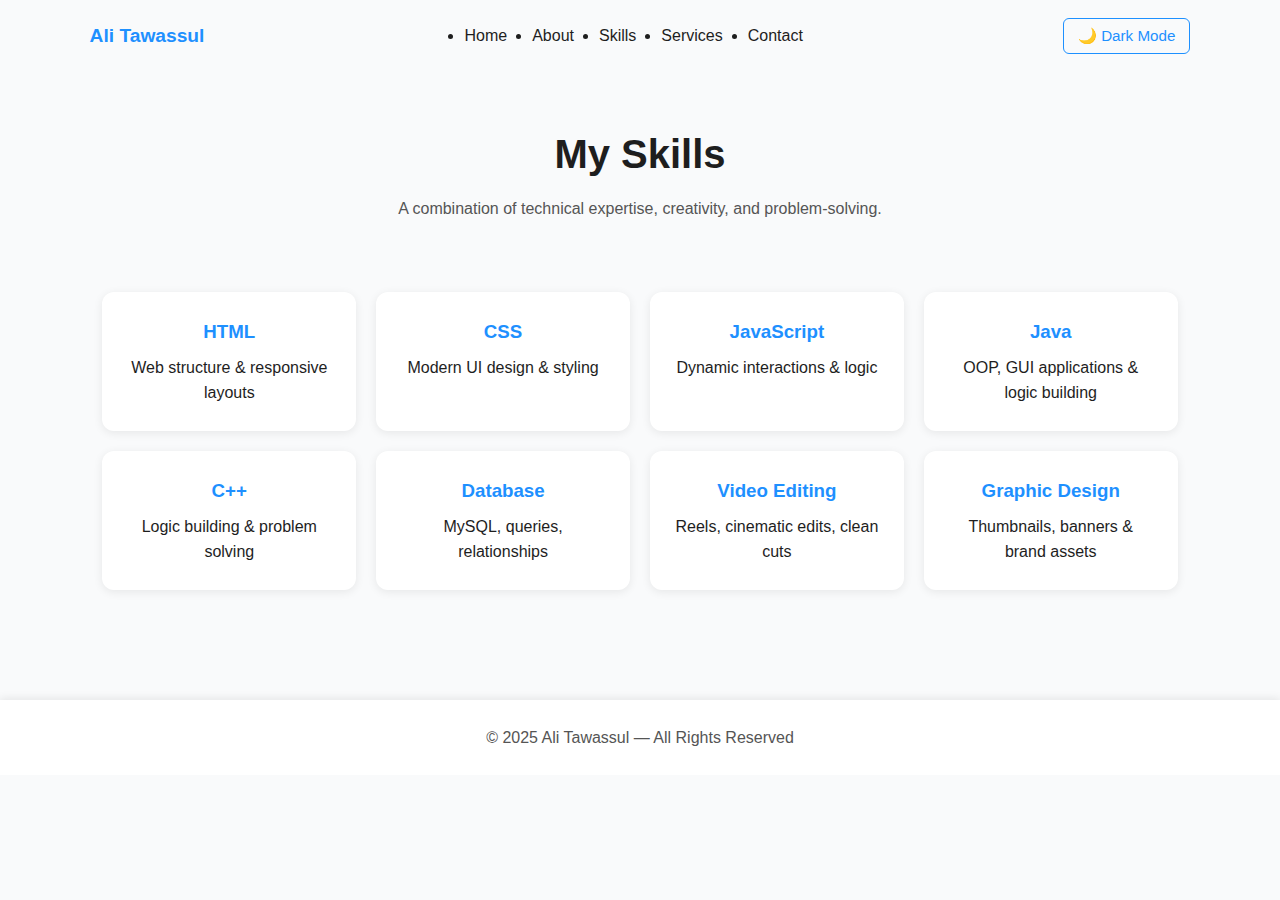
<file: skills.html>
<!DOCTYPE html>
<html lang="en">

<head>
    <meta charset="UTF-8">
    <meta name="viewport" content="width=device-width, initial-scale=1.0">
    <title>Skills - Ali Tawassul</title>
    <link rel="stylesheet" href="css/style.css">
</head>

<body>

    <!-- NAVBAR -->
    <nav>
        <div class="logo">Ali Tawassul</div>
        <ul>
            <li><a href="index.html">Home</a></li>
            <li><a href="about.html">About</a></li>
            <li><a href="skills.html" class="active">Skills</a></li>
            <li><a href="service.html">Services</a></li>
            <li><a href="contact.html">Contact</a></li>
        </ul>
        <button id="theme-toggle" class="theme-btn">🌙 Dark Mode</button>

    </nav>

    <!-- SKILLS HEADER -->
    <section class="skills-header">
        <h1>My Skills</h1>
        <p>A combination of technical expertise, creativity, and problem-solving.</p>
    </section>

    <!-- SKILLS GRID -->
    <section class="skills-grid">

        <div class="skill-card">
            <h3>HTML</h3>
            <p>Web structure & responsive layouts</p>
        </div>

        <div class="skill-card">
            <h3>CSS</h3>
            <p>Modern UI design & styling</p>
        </div>

        <div class="skill-card">
            <h3>JavaScript</h3>
            <p>Dynamic interactions & logic</p>
        </div>

        <div class="skill-card">
            <h3>Java</h3>
            <p>OOP, GUI applications & logic building</p>
        </div>

        <div class="skill-card">
            <h3>C++</h3>
            <p>Logic building & problem solving</p>
        </div>

        <div class="skill-card">
            <h3>Database</h3>
            <p>MySQL, queries, relationships</p>
        </div>

        <div class="skill-card">
            <h3>Video Editing</h3>
            <p>Reels, cinematic edits, clean cuts</p>
        </div>

        <div class="skill-card">
            <h3>Graphic Design</h3>
            <p>Thumbnails, banners & brand assets</p>
        </div>

    </section>

    <!-- FOOTER -->
    <footer>
        © 2025 Ali Tawassul — All Rights Reserved
    </footer>


     <script>
        const toggleBtn = document.getElementById('theme-toggle');
        const body = document.body;

        // Change theme on click
        toggleBtn.addEventListener('click', () => {
            const darkModeEnabled = body.classList.toggle('dark-mode');

            if (darkModeEnabled) {
                toggleBtn.innerHTML = '☀️ Light Mode';
                localStorage.setItem('theme', 'dark');
            } else {
                toggleBtn.innerHTML = '🌙 Dark Mode';
                localStorage.setItem('theme', 'light');
            }
        });

        // Load saved theme from localStorage
        window.onload = () => {
            const savedTheme = localStorage.getItem('theme');
            if (savedTheme === 'dark') {
                body.classList.add('dark-mode');
                toggleBtn.innerHTML = '☀️ Light Mode';
            } else {
                toggleBtn.innerHTML = '🌙 Dark Mode';
            }
        };
    </script>


</body>

</html>
</file>
<file: css/style.css>
/* ---------- HERO SECTION ---------- */

/* ---------- GLOBAL STYLES ---------- */
html,
body {
    overflow-x: hidden;
    width: 100%;
}

span .blue {
    color: blue
}


:root {
    --primary: #1E90FF;
    --primary-dark: #0A66C2;
    --bg-light: #F9FAFB;
    --text-dark: #1E1E1E;
    --text-light: #555;
    --white: #fff;
    --shadow: rgba(0, 0, 0, 0.08);
}

* {
    margin: 0;
    padding: 0;
    box-sizing: border-box;
    font-family: 'Poppins', sans-serif;
}

body {
    background: var(--bg-light);
    color: var(--text-dark);
    line-height: 1.6;
}

a {
    text-decoration: none;
    color: inherit;
}

/* ---------- NAVBAR ---------- */

/* ---------- NAVBAR (DESKTOP) ---------- */

nav {
    display: flex;
    justify-content: space-between;
    align-items: center;
    padding: 18px 7%;
    background: var(--bg);
    position: sticky;
    top: 0;
    z-index: 1000;
}

nav .logo {
    font-weight: 700;
    font-size: 1.2rem;
    color: var(--primary);
}

nav ul {
    display: flex;
    gap: 25px;
}


nav ul li a {
    color: var(--text-dark);
    font-size: 1rem;
    transition: 0.2s;
}

nav ul li a:hover {
    color: var(--primary);
}

nav ul li a {
    color: var(--text-dark);
}

body.dark-mode nav ul li a {
    color: #f1f1f1;
}


/* HAMBURGER HIDDEN BY DEFAULT */
.hamburger {
    display: none;
    font-size: 28px;
    background: none;
    border: none;
    cursor: pointer;
}

.hamburger {
    display: none;
}


/* ---------- MOBILE NAV ---------- */
@media (max-width: 768px) {

    /* show hamburger */
    .hamburger {
        display: block;
    }
}

/* hide menu by default */
/* MOBILE NAVBAR */
@media (max-width: 768px) {

    .hamburger {
        display: block;
        font-size: 28px;
        background: none;
        border: none;
        cursor: pointer;
    }

    nav ul {
        position: fixed;
        top: 0;
        right: -100%;
        width: 70%;
        height: 100vh;
        background: var(--bg-light);
        padding-top: 100px;
        flex-direction: column;
        align-items: center;
        gap: 30px;
        transition: right 0.3s ease-in-out;
        box-shadow: -5px 0 15px rgba(0, 0, 0, 0.15);
        z-index: 999;
    }

    body.dark-mode nav ul {
        background: #0f1116;
    }

    nav ul.active {
        right: 0;
    }
}

/* Navbar container */
.navbar {
    display: flex;
    justify-content: space-between;
    align-items: center;
    padding: 15px 30px;
    background-color: #1e1e1e;
    color: #fff;
    position: relative;
}

/* Logo */
.navbar .logo {
    font-size: 1.5rem;
    font-weight: bold;
}

/* Nav links */
.navbar .nav-links {
    list-style: none;
    display: flex;
    gap: 25px;
    /* space between links */
}

.navbar .nav-links li a {
    color: #fff;
    text-decoration: none;
    padding: 5px 0;
    position: relative;
    transition: color 0.3s;
}

.navbar .nav-links li a:hover,
.navbar .nav-links li a.active {
    color: #1e90ff;
}

/* Animated underline effect */
.navbar .nav-links li a::after {
    content: '';
    position: absolute;
    width: 0%;
    height: 2px;
    bottom: 0;
    left: 0;
    background-color: #1e90ff;
    border-radius: 2px;
    transition: width 0.3s ease;
}

.navbar .nav-links li a:hover::after,
.navbar .nav-links li a.active::after {
    width: 100%;
}

/* Hamburger button (for mobile) */
.hamburger {
    display: none;
    font-size: 1.5rem;
    background: none;
    border: none;
    color: #fff;
    cursor: pointer;
}

/* Responsive for mobile */
@media screen and (max-width: 768px) {
    .hamburger {
        display: block;
    }

    .nav-links {
        position: absolute;
        top: 60px;
        right: 0;
        flex-direction: column;
        background-color: #1e1e1e;
        width: 200px;
        display: none;
        padding: 15px;
        border-radius: 8px;
        box-shadow: 0 8px 25px rgba(0, 0, 0, 0.2);
    }

    .nav-links.active {
        display: flex;
    }
}

.nav-links {
    transition: max-height ease-in-out;
    overflow: hidden;
    max-height: 0;
}

.nav-links.active {
    max-height: 500px;
    /* enough to show all items */
}

/* Mobile nav menu */
.nav-links {
    position: absolute;
    /* stays on top of content */
    top: 60px;
    /* adjust to navbar height */
    right: 0;
    width: 100%;
    background-color: #222;
    /* or black/dark for dark mode */
    max-height: 0;
    overflow: hidden;
    transition: max-height 0.3s ease-in-out;
    z-index: 1000;
}

/* When active */
.nav-links.active {
    max-height: 500px;
    /* enough to show all items */
}

/* Make ul vertical on mobile */
.nav-links li {
    display: block;
    padding: 12px 20px;
}

/* Hamburger visible on small screens only */
.hamburger {
    display: block;
}







/* ---------- FOOTER ---------- */

footer {
    margin-top: 50px;
    padding: 25px 8%;
    text-align: center;
    background: var(--white);
    box-shadow: 0 -2px 8px var(--shadow);
    color: var(--text-light);
}



.buttons {
    display: flex;
    gap: 15px;
}

.btn-primary {
    background: var(--primary);
    padding: 12px 22px;
    color: #fff;
    border-radius: 6px;
    font-weight: 500;
}

.btn-primary:hover {
    background: var(--primary-dark);
}

.btn-outline {
    padding: 12px 22px;
    border: 2px solid var(--primary);
    border-radius: 6px;
    color: var(--primary);
    font-weight: 500;
}

.btn-outline:hover {
    background: var(--primary);
    color: #fff;
}

/* ---------- HERO IMAGE ---------- */

/* ---------- HERO SECTION (DESKTOP) ---------- */

.hero {
    display: flex;
    justify-content: space-between;
    align-items: center;
    gap: 40px;
    padding: 80px 8%;
    overflow-x: hidden;
}

.hero-text {
    flex: 1;
}

.hero-text h1 {
    font-size: 3rem;
    font-weight: 700;
    line-height: 1.2;
}

.hero-text h1 .blue {
    color: var(--primary);
    /* your blue color */
}

.hero-text h2 {
    font-size: 1.4rem;
    margin-top: 8px;
    /* subtitle blue */
}

.hero-text p {
    font-size: 1rem;
    margin: 15px 0 25px;
    color: var(--text-light);
}

.buttons {
    display: flex;
    gap: 15px;
}

/* Desktop Image Styling */
.hero-img {
    flex: 1;
    display: flex;
    justify-content: center;
}

.hero-img img {
    width: 300px;
    height: 300px;
    object-fit: cover;
    border-radius: 50%;
    box-shadow: 0 0 15px var(--shadow);
}



/* ---------- SERVICES PREVIEW ---------- */

.services-preview {
    text-align: center;
    padding: 40px 8%;
}

.services-preview h3 {
    font-size: 1.8rem;
    margin-bottom: 25px;
}

.cards {
    display: flex;
    justify-content: space-between;
    gap: 20px;
}

.card {
    background: #fff;
    padding: 25px;
    border-radius: 10px;
    box-shadow: 0 2px 10px var(--shadow);
    flex: 1;
}

.card h4 {
    color: var(--primary);
    margin-bottom: 10px;
}

.card p {
    color: var(--text-light);
}

/* ---------- ABOUT PAGE ---------- */
/* ABOUT SECTION */
.about {
    display: flex;
    align-items: center;
    justify-content: center;
    gap: 40px;
    /* space between image and text */
    padding: 50px 20px;
    flex-wrap: wrap;
    /* allow wrapping on small screens */
}

.about-left img {
    width: 320px;
    /* desktop size */
    max-width: 100%;
    height: auto;
    border-radius: 50%;
    /* circular image */
    box-shadow: 0 0 15px var(--shadow);
}

.about-right {
    max-width: 600px;
}

.about-right h1 {
    font-size: 2rem;
    margin-bottom: 15px;
}

.about-right p {
    line-height: 1.6;
    margin-bottom: 20px;
}

.about-right .btn-primary {
    display: inline-block;
    padding: 10px 20px;
    background-color: #007bff;
    color: #fff;
    text-decoration: none;
    border-radius: 5px;
    transition: 0.3s;
}

.about-right .btn-primary:hover {
    background-color: #0056b3;
}

/* MEDIA QUERY FOR MOBILE */
@media (max-width: 768px) {
    @media (max-width: 768px) {

        body {
            overflow-x: hidden;
        }

        .hero {
            flex-direction: column;
            text-align: center;
            padding: 50px 20px;
        }

        .hero-text {
            width: 100%;
            margin-bottom: 20px;
        }

        .hero-text h1 {
            font-size: 2.2rem;
            padding: 2px;
            /* smaller for mobile */
        }

        .hero-text h2 {
            font-size: 1.1rem;
            padding: 2px;
            /* clean subtitle size */
        }

        .hero-text p {
            font-size: 0.95rem;
            padding: 0 10px;
        }


        .buttons {
            justify-content: center;

        }

        .hero-img {
            width: 100%;
            display: flex;
            justify-content: center;
        }

        .hero-img img {
            width: 200px;
            height: 200px;
            object-fit: cover;
            border-radius: 50%;
            margin-top: 20px;
        }
    }

    .about {
        flex-direction: column;
        text-align: center;
        padding: 30px 10px;
    }

    .about-left img {
        width: 200px;
        /* smaller on mobile */
        margin-bottom: 20px;
    }

    .about-right {
        max-width: 100%;
    }

    .about-right p {
        text-align: center;
    }

    .about-right .btn-primary {
        width: 100%;
        max-width: 250px;
        margin: 0 auto;
    }
}

/* ---------- EDUCATION ---------- */

.edu {
    padding: 40px 8%;
}

.edu h2 {
    text-align: center;
    margin-bottom: 25px;
}

.edu-cards {
    display: flex;
    gap: 20px;
    justify-content: center;
}

.edu-card {
    background: #fff;
    padding: 20px;
    border-radius: 10px;
    text-align: center;
    width: 260px;
    box-shadow: 0 2px 10px var(--shadow);
}

/* ---------- ACHIEVEMENTS ---------- */

.achievements {
    padding: 50px 8%;
}

.achievements h2 {
    text-align: center;
    margin-bottom: 25px;
}

.ach-card {
    background: #fff;
    padding: 20px;
    border-radius: 10px;
    margin-bottom: 20px;
    box-shadow: 0 2px 10px var(--shadow);
}

.ach-card h4 {
    color: var(--primary);
    margin-bottom: 8px;
}

/* ---------- SKILLS PAGE ---------- */

.skills-header {
    text-align: center;
    padding: 50px 8%;
}

.skills-header h1 {
    font-size: 2.5rem;
    margin-bottom: 10px;
}

.skills-header p {
    color: var(--text-light);
}

.skills-grid {
    padding: 20px 8% 60px;
    display: grid;
    grid-template-columns: repeat(4, 1fr);
    gap: 20px;
}

.skill-card {
    background: #fff;
    padding: 25px;
    border-radius: 12px;
    text-align: center;
    box-shadow: 0 2px 10px var(--shadow);
    transition: 0.3s ease;
}

.skill-card:hover {
    transform: translateY(-6px);
    box-shadow: 0 4px 15px var(--shadow);
}

.skill-card h3 {
    color: var(--primary);
    margin-bottom: 8px;
}

@media (max-width: 900px) {
    .skills-grid {
        grid-template-columns: repeat(2, 1fr);
    }
}

@media (max-width: 600px) {
    .skills-grid {
        grid-template-columns: 1fr;
    }
}

/* ---------- SERVICES PAGE ---------- */

.services-header {
    text-align: center;
    padding: 50px 8% 25px;
}

.services-header h1 {
    font-size: 2.5rem;
    margin-bottom: 10px;
}

.services-header p {
    color: var(--text-light);
}

.services-container {
    padding: 20px 8% 60px;
    display: grid;
    grid-template-columns: repeat(3, 1fr);
    gap: 25px;
}

.service-card {
    background: #fff;
    padding: 25px;
    border-radius: 12px;
    box-shadow: 0 2px 10px var(--shadow);
    transition: 0.3s ease;
    text-align: left;
}

.service-card:hover {
    transform: translateY(-5px);
    box-shadow: 0 4px 15px var(--shadow);
}

.service-card h3 {
    color: var(--primary);
    margin-bottom: 10px;
}

.service-card p {
    color: var(--text-light);
    margin-bottom: 15px;
    font-size: 0.95rem;
}

.service-card .btn-primary {
    display: inline-block;
    padding: 10px 18px;
    font-size: 0.9rem;
}

@media (max-width: 900px) {
    .services-container {
        grid-template-columns: repeat(2, 1fr);
    }
}

@media (max-width: 600px) {
    .services-container {
        grid-template-columns: 1fr;
    }
}

/* ---------- CONTACT PAGE ---------- */

.contact-header {
    text-align: center;
    padding: 50px 8% 20px;
}

.contact-header h1 {
    font-size: 2.5rem;
    margin-bottom: 10px;
}

.contact-header p {
    color: var(--text-light);
}

/* MAIN CONTACT SECTION */
.contact-section {
    display: flex;
    justify-content: space-between;
    padding: 40px 8%;
    gap: 40px;
}

/* LEFT SIDE INFO */
.contact-info {
    width: 45%;
}

.contact-info h2 {
    margin-bottom: 10px;
}

.contact-info p {
    color: var(--text-light);
    margin-bottom: 20px;
}

.info-item {
    margin-bottom: 10px;
    color: var(--text-dark);
}

.social-links {
    margin-top: 20px;
}

.social-links a {
    margin-right: 15px;
    color: var(--primary);
    font-weight: 500;
}

/* RIGHT SIDE FORM */
.contact-form {
    width: 50%;
}

.contact-form form {
    display: flex;
    flex-direction: column;
    gap: 15px;
}

.contact-form input,
.contact-form textarea {
    padding: 12px;
    border-radius: 8px;
    border: 1px solid #ccc;
    font-size: 1rem;
}

.contact-form button {
    padding: 12px;
    cursor: pointer;
}

/* RESPONSIVE */
@media (max-width: 850px) {
    .contact-section {
        flex-direction: column;
    }

    .contact-info,
    .contact-form {
        width: 100%;
    }
}

/* ---------- HIRE ME PAGE ---------- */

.hire-header {
    text-align: center;
    padding: 50px 8% 20px;
}

.hire-header h1 {
    font-size: 2.5rem;
    margin-bottom: 10px;
}

.hire-header p {
    color: var(--text-light);
}

/* MAIN SECTION */
.hire-section {
    display: flex;
    justify-content: space-between;
    padding: 40px 8%;
    gap: 40px;
}

/* LEFT SIDE */
.hire-info {
    width: 45%;
}

.hire-info h2,
.hire-info h3 {
    margin-bottom: 15px;
    color: var(--primary);
}

.hire-info ul {
    margin-bottom: 25px;
}

.hire-info li {
    margin-bottom: 10px;
    color: var(--text-dark);
}

/* FORM */
.hire-form {
    width: 50%;
}

.hire-form form {
    display: flex;
    flex-direction: column;
    gap: 15px;
}

.hire-form input,
.hire-form textarea {
    padding: 12px;
    border-radius: 8px;
    border: 1px solid #ccc;
    font-size: 1rem;
}

/* RESPONSIVE */
@media (max-width: 850px) {
    .hire-section {
        flex-direction: column;
    }

    .hire-info,
    .hire-form {
        width: 100%;
    }
}

/* ---------- PROJECTS PAGE ---------- */

.projects-header {
    text-align: center;
    padding: 50px 8% 25px;
}

.projects-header h1 {
    font-size: 2.5rem;
}

.projects-header p {
    color: var(--text-light);
    margin-top: 8px;
}

.projects-grid {
    padding: 20px 8% 60px;
    display: grid;
    grid-template-columns: repeat(auto-fit, minmax(280px, 1fr));
    gap: 25px;
}

.project-card {
    background: #fff;
    border-radius: 12px;
    padding: 20px;
    box-shadow: 0 2px 12px var(--shadow);
    transition: 0.3s ease;
    text-align: center;
}

.project-card:hover {
    transform: translateY(-5px);
    box-shadow: 0 4px 20px var(--shadow);
}

.project-card img {
    width: 100%;
    height: 170px;
    object-fit: cover;
    border-radius: 8px;
    margin-bottom: 10px;
}

.project-card h3 {
    color: var(--primary);
    margin-bottom: 8px;
}

.project-card p {
    color: var(--text-light);
    font-size: 0.95rem;
    margin-bottom: 15px;
}

/* ---------- PROJECT DETAILS PAGE ---------- */

.project-details-header {
    text-align: center;
    padding: 50px 8% 20px;
}

.project-details-header h1 {
    font-size: 2.5rem;
}

.project-details-header p {
    color: var(--text-light);
    margin-top: 10px;
}

.project-details {
    padding: 40px 8% 60px;
}

.project-details h2 {
    margin-top: 25px;
    margin-bottom: 10px;
    color: var(--primary);
}

.project-details p,
.project-details li {
    color: var(--text-dark);
}

.project-details ul {
    margin-left: 20px;
    margin-bottom: 20px;
}


body {
    overflow-x: hidden;
}

.project-details h2+p+h2 {
    margin-top: 2.5rem;
    /* adjust this for more or less spacing */
}

.project-screenshots {
    display: grid;
    grid-template-columns: repeat(auto-fit, minmax(361px, 1fr));
    gap: 25px;
    margin-top: 40px;
}

.project-showcase {
    background: #fff;
    padding: 15px;
    border-radius: 12px;
    box-shadow: 0 4px 20px rgba(0, 0, 0, 0.06);
    transition: 0.3s ease;
}

.project-showcase img {
    width: 100%;
    border-radius: 10px;
    display: block;
}

.project-showcase:hover {
    transform: translateY(-4px);
}

.img-caption {
    text-align: center;
    font-size: 0.95rem;
    margin-top: 10px;
    color: #555;
}

/* ----------- DARK MODE (ENHANCED) ----------- */

/* Smooth transition for all theme changes */
* {
    transition: background-color 0.4s ease, color 0.4s ease, border-color 0.4s ease;
}

/* Light Theme (default) */
body {
    background: var(--bg-light);
    color: var(--text-dark);
}

/* Dark Mode */
body.dark-mode {
    background-color: #0f1116;
    color: #f1f1f1;
}

/* Navbar */
body.dark-mode nav {
    background: #1a1a1a;
    box-shadow: 0 2px 10px rgba(255, 255, 255, 0.08);
}


/* Cards, Forms, and Containers */
body.dark-mode .card,
body.dark-mode .service-card,
body.dark-mode .edu-card,
body.dark-mode .ach-card,
body.dark-mode .contact-form form,
body.dark-mode .hire-form form {
    background: #1b1b1b;
    border: 1px solid #333;
    color: #f1f1f1;
}

/* Inputs and Textareas */
body.dark-mode input,
body.dark-mode textarea {
    background: #222;
    color: #f1f1f1;
    border: 1px solid #444;
}

/* Headings and Links */
body.dark-mode a,
body.dark-mode h1,
body.dark-mode h2,
body.dark-mode h3,
body.dark-mode h4 {
    color: #e0e0e0;
}

/* Buttons auto-adapt */
body.dark-mode .btn-primary {
    background: var(--primary-dark);
    color: #fff;
}

body.dark-mode .btn-primary:hover {
    background: #267dff;
}

/* Footer */
body.dark-mode footer {
    background: #1a1a1a;
    color: #aaa;
}

/* Theme Button */
.theme-btn {
    background: none;
    border: 1px solid var(--primary);
    padding: 8px 14px;
    border-radius: 6px;
    font-size: 0.95rem;
    color: var(--primary);
    cursor: pointer;
    transition: all 0.3s ease;
}

.theme-btn:hover {
    background: var(--primary);
    color: white;
}

/* ----------- FIX: SKILLS SECTION VISIBILITY IN DARK MODE ----------- */

body.dark-mode .skill-card {
    background: #1b1b1b;
    color: #f1f1f1;
    border: 1px solid #333;
}

body.dark-mode .skill-card h3 {
    color: var(--primary);
}

body.dark-mode .skill-card p {
    color: #d0d0d0;
}

body.dark-mode .skill-card:hover {
    transform: translateY(-6px);
    box-shadow: 0 4px 15px rgba(255, 255, 255, 0.1);
}

body.dark-mode .service-card:hover {
    transform: translateY(-6px);
    box-shadow: 0 4px 15px rgba(255, 255, 255, 0.1);
}

body.dark-mode .contact-form form {
    background: transparent;
    border: none;
}

/* ----------- DARK MODE FIX: CONTACT INFO ----------- */

body.dark-mode .contact-info {
    color: #e0e0e0;
    /* light gray for readability */
}

body.dark-mode .contact-info h2 {
    color: var(--primary);
    /* blue heading for consistency */
}

body.dark-mode .info-item strong {
    color: #ffffff;
    /* make labels (Email:, Phone:) pure white */
}

body.dark-mode .info-item {
    color: #4b4a4a
}

body.dark-mode .social-links a {
    color: var(--primary);
}

body.dark-mode .social-links a:hover {
    color: #4da3ff;
    /* slightly lighter blue on hover */
}

body.dark-mode .hire-form form {
    background: transparent;
    border: none;
}

body.dark-mode .hire-info li {
    color: #4b4a4a;
}

body.dark-mode .project-card {
    background: hsl(0, 0%, 11%);
    color: #ebd2d2;
    border: 1px solid #333;
}

body.dark-mode .project-card:hover {
    transform: translateY(-6px);
    box-shadow: 0 4px 15px rgba(255, 255, 255, 0.1);
}

body.dark-mode .project-card p {
    color: #616161;
}

body.dark-mode .project-showcase {
    background-color: hsl(0, 0%, 11%);

}

body.dark-mode .project-showcase .img-caption {
    color: grey
}

body.dark-mode .project-details li {
    color: grey
}

body.dark-mode .project-details p {
    color: grey
}

body.dark-mode .project-showcase:hover {
    transform: translateY(-6px);
    box-shadow: 0 4px 15px rgba(255, 255, 255, 0.1);
}

/* ----------- FORM STYLING (APPLIES TO CONTACT + HIRE ME) ----------- */

form {
    display: flex;
    flex-direction: column;
    gap: 15px;
    max-width: 500px;
    margin: 0 auto;
}

form input,
form textarea {
    width: 100%;
    padding: 12px 15px;
    border-radius: 8px;
    border: 1px solid #ccc;
    font-size: 1rem;
    outline: none;
    background: #fff;
    color: #222;
    transition: all 0.3s ease;
}

/* Focus effect (Blue glow) */
form input:focus,
form textarea:focus {
    border-color: var(--primary);
    box-shadow: 0 0 8px rgba(70, 130, 255, 0.5);
}

/* Buttons */
form button,
.btn-primary {
    background: var(--primary);
    color: #fff;
    border: none;
    border-radius: 6px;
    padding: 10px 16px;
    font-size: 1rem;
    cursor: pointer;
    transition: 0.3s;
}

form button:hover,
.btn-primary:hover {
    background: #266dff;
    transform: scale(1.03);
}

/* Responsive layout */
@media (max-width: 768px) {
    form {
        width: 100%;
    }
}

/* ----------- DARK MODE FORMS ----------- */

body.dark-mode form input,
body.dark-mode form textarea {
    background: #1e1e1e;
    border: 1px solid #444;
    color: #e0e0e0;
    box-shadow: none;
}

/* Blue glow when focusing */
body.dark-mode form input:focus,
body.dark-mode form textarea:focus {
    border-color: var(--primary);
    box-shadow: 0 0 8px rgba(80, 140, 255, 0.4);
}

/* Submit button styling in dark mode */
body.dark-mode form button,
body.dark-mode .btn-primary {
    background: var(--primary);
    color: #fff;
}

body.dark-mode form button:hover,
body.dark-mode .btn-primary:hover {
    background: #267dff;
}

body.dark-mode .card:hover {
    transform: translateY(-6px);
    box-shadow: 0 4px 15px rgba(255, 255, 255, 0.1);
}

.card:hover {
    transform: translateY(-6px);
    box-shadow: 0 4px 15px var(--shadow);
}

/* ------- WHAT I DO (HOME PAGE) ------- */

/* Desktop layout */
.cards {
    display: flex;
    gap: 20px;
    justify-content: center;
}

/* Each card */
.card {
    padding: 25px;
    background: #fff;
    border-radius: 12px;
    width: 280px;
    /* keeps card clean */
    text-align: center;
    box-shadow: 0 4px 20px rgba(0, 0, 0, 0.08);
    transition: 0.3s;
}

.card:hover {
    transform: translateY(-6px);
    box-shadow: 0 6px 25px rgba(0, 0, 0, 0.1);
}

/* MOBILE FIX */
@media (max-width: 768px) {
    .cards {
        flex-direction: column;
        align-items: center;
        gap: 18px;
    }

    .card {
        width: 90%;
        /* prevents long vertical shape */
        max-width: 320px;
        /* ensures perfect card size on phones */
        padding: 20px;
    }
}
</file>
